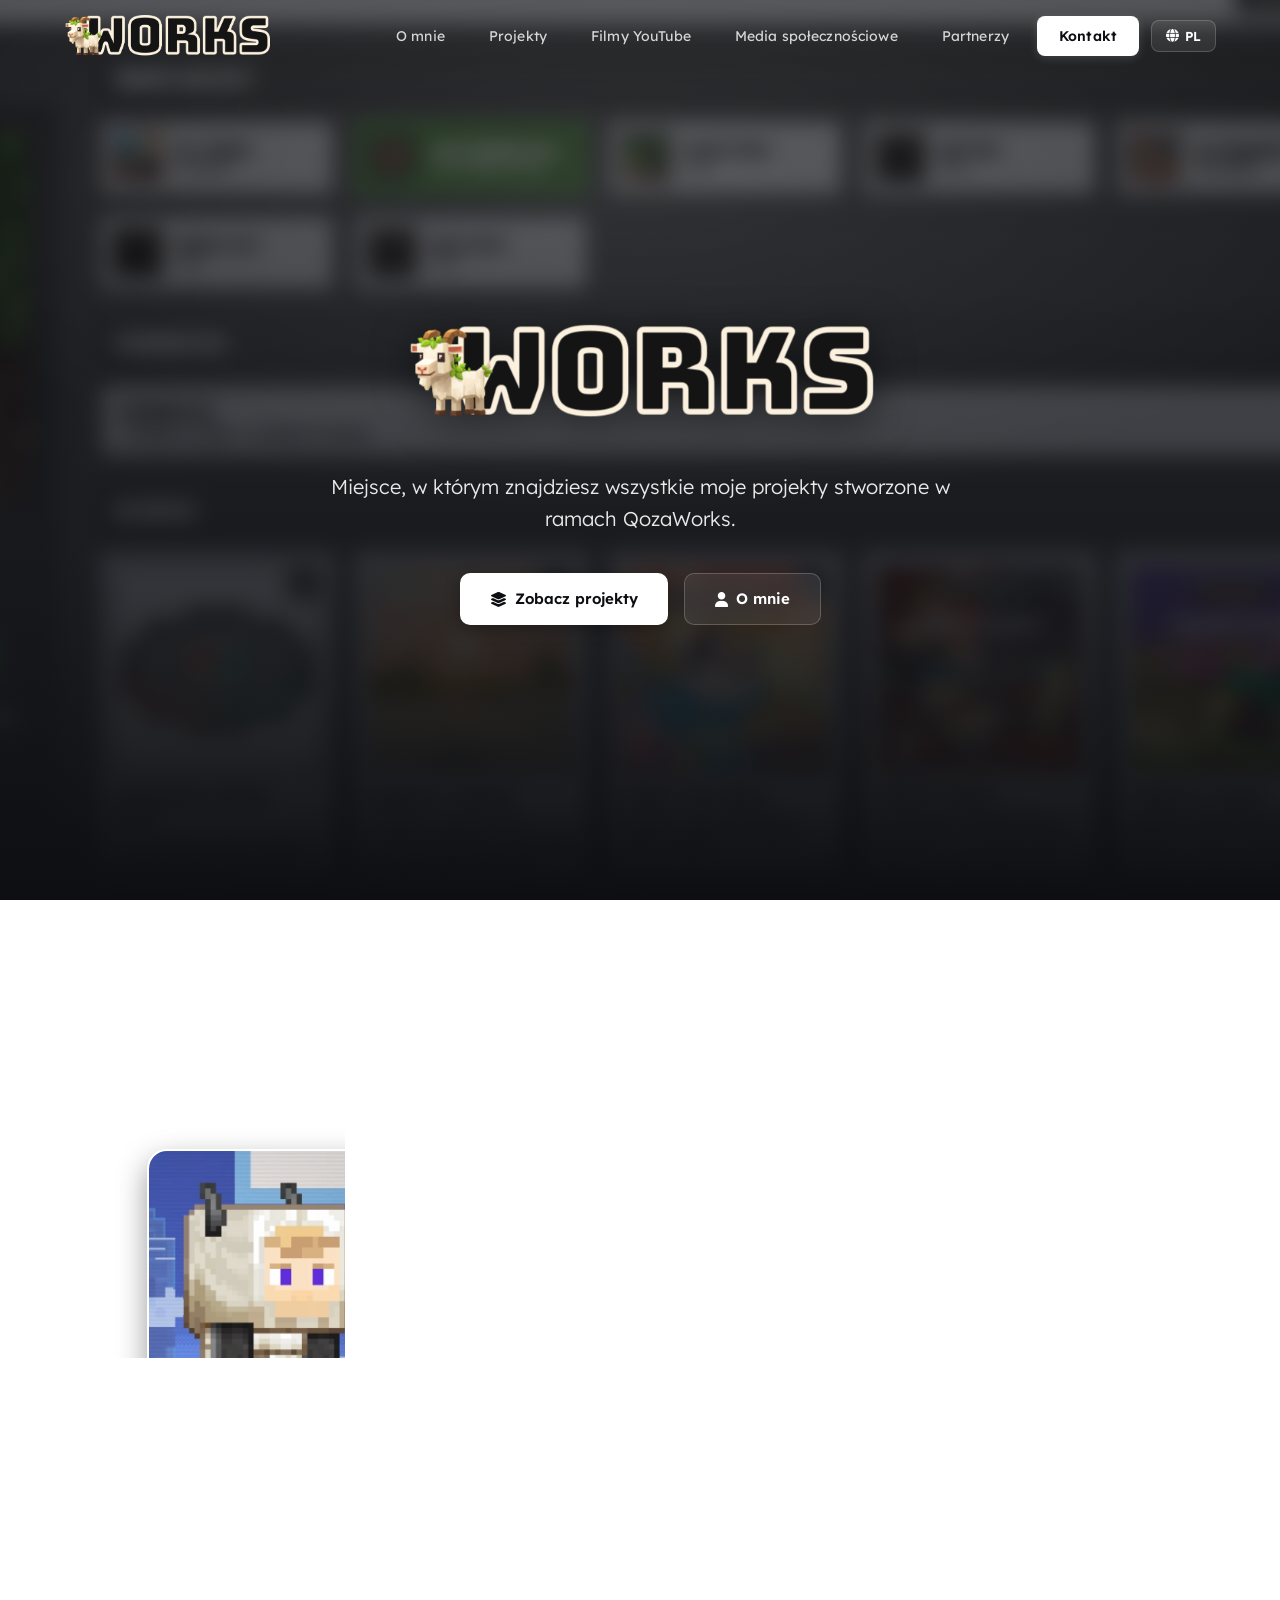
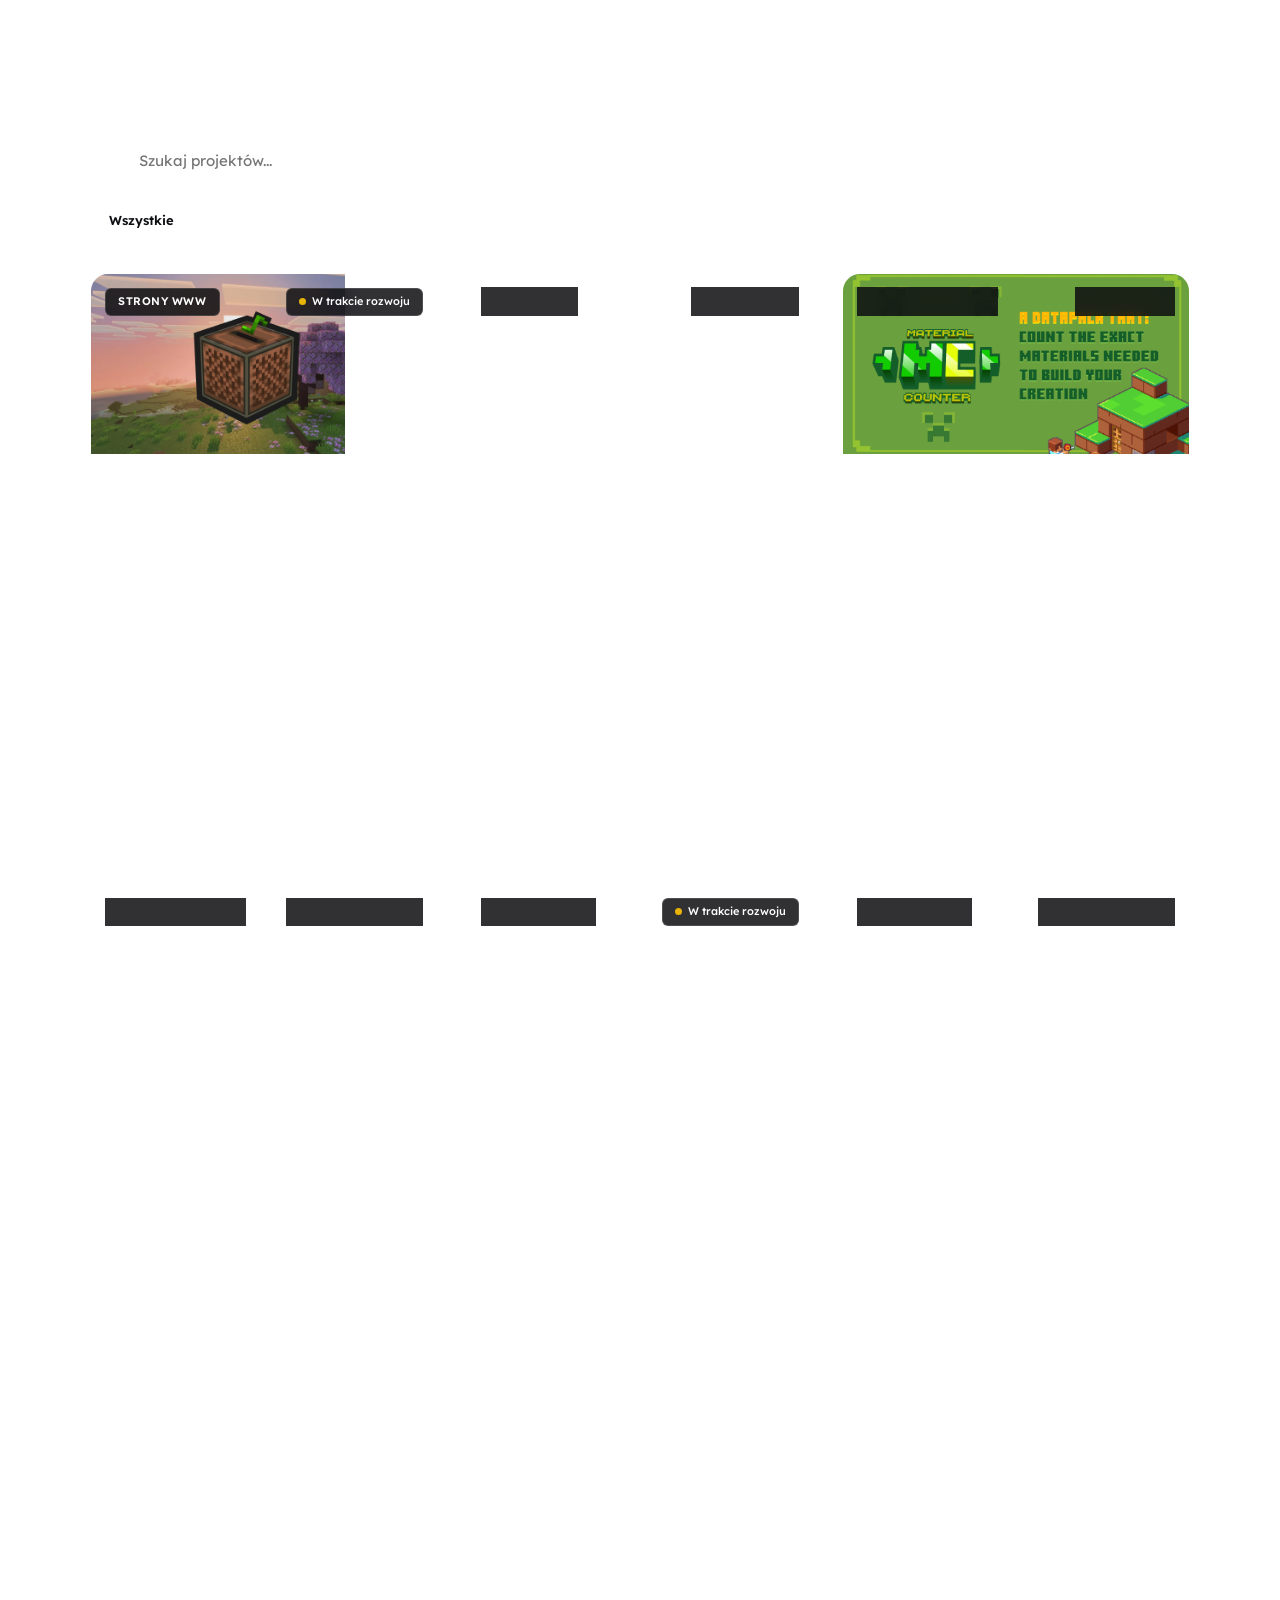
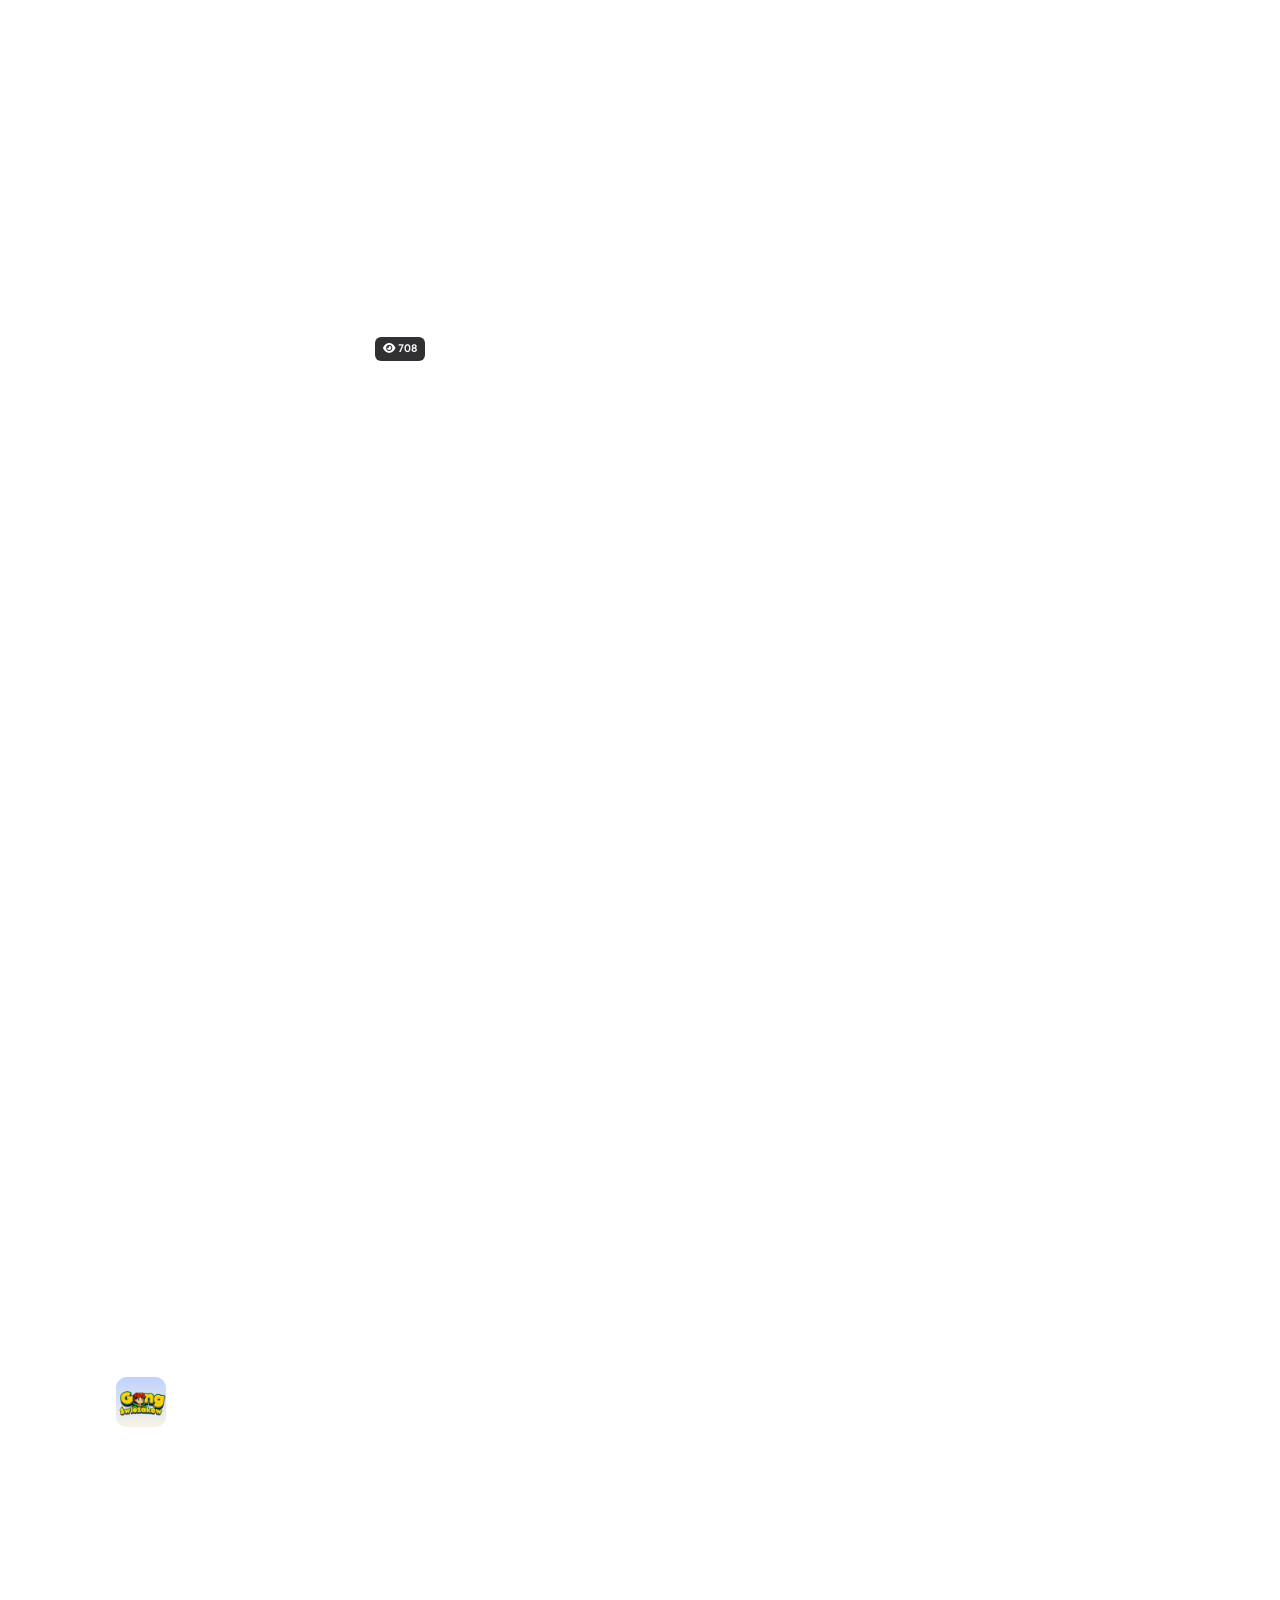
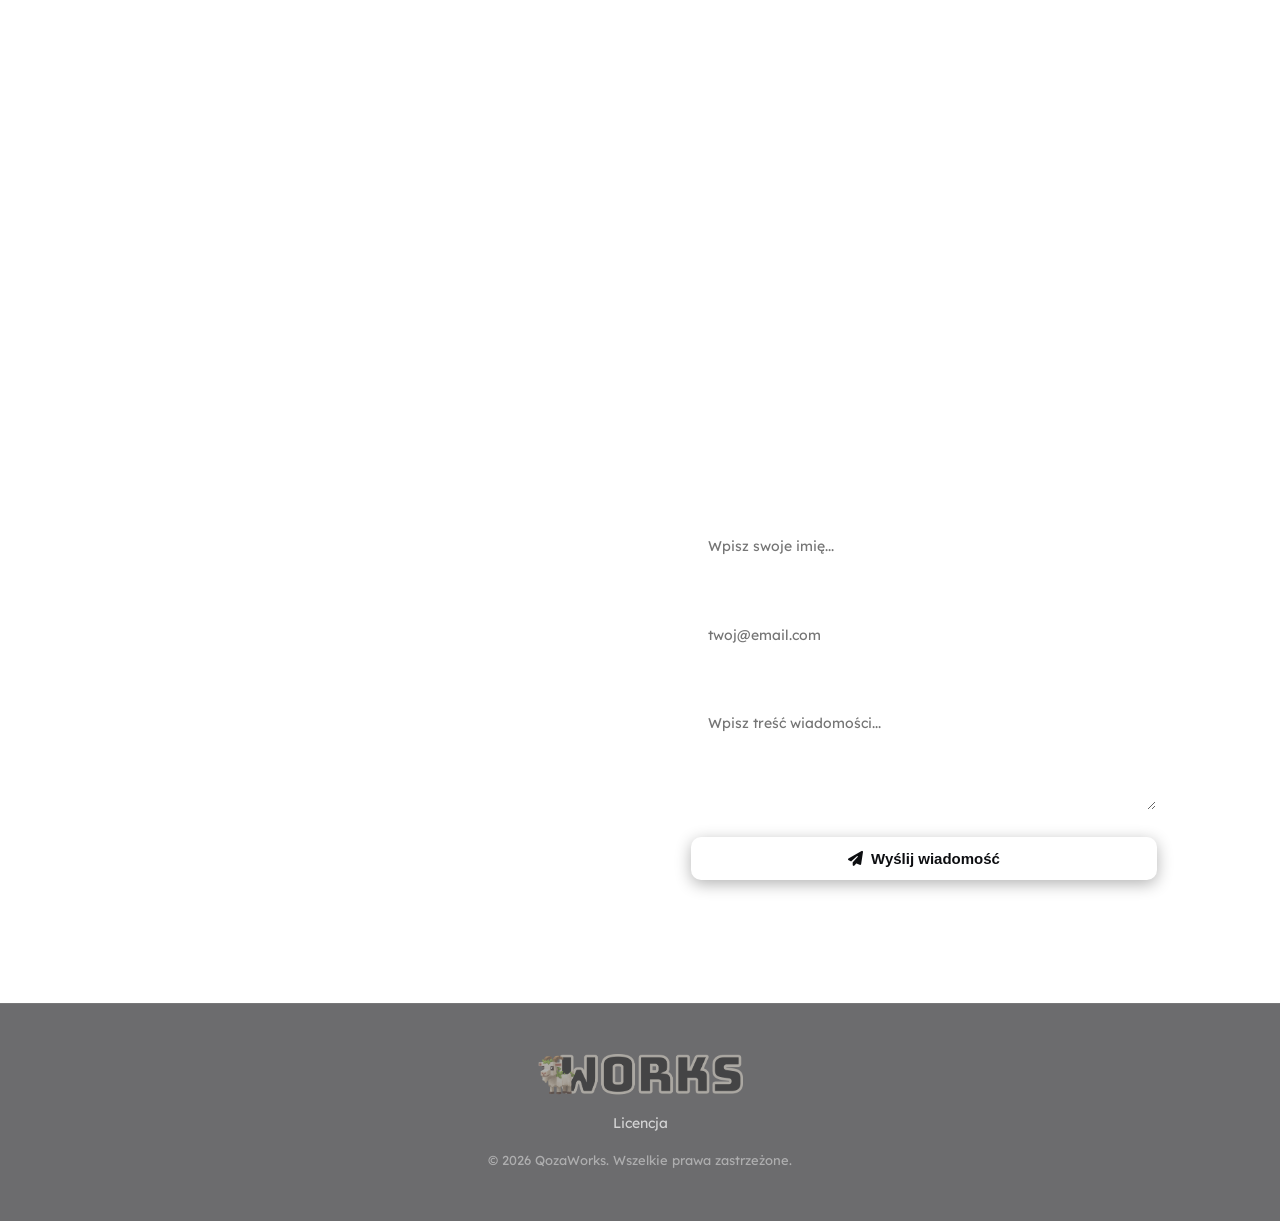
<file: index.html>
<!DOCTYPE html>
<html lang="pl">
<head>
    <meta charset="UTF-8">
    <meta name="viewport" content="width=device-width, initial-scale=1.0">
    <title data-i18n="siteTitle">Kazanek - Strona O Mnie</title>
    <link rel="stylesheet" href="https://cdnjs.cloudflare.com/ajax/libs/font-awesome/6.6.0/css/all.min.css">
    <link rel="stylesheet" href="https://unpkg.com/aos@2.3.1/dist/aos.css" />

    <link rel="shortcut icon" href="assets/site/favicon.png?v=2" type="image/png">
    <link rel="icon" type="image/png" href="assets/site/favicon.png?v=2">
    <link rel="apple-touch-icon" href="assets/site/favicon.png?v=2">
    <meta name="description" content="QozaWorks — homepage dedicated to projects, games, tools, websites and other creations by Kazanek.">
    <meta name="keywords" content="QozaWorks, projects, games, Minecraft, tools, websites, web development, game development,kazanek">
    <meta name="author" content="QozaWorks">
    <meta name="robots" content="index, follow">
    <meta name="googlebot" content="index, follow">
    <link rel="canonical" href="https://qozaworks.pl/">

    <!-- Theme -->
    <meta name="theme-color" content="#48484a">
    <meta name="color-scheme" content="light dark">

    <!-- Open Graph -->
    <meta property="og:type" content="website">
    <meta property="og:url" content="https://qozaworks.pl/">
    <meta property="og:title" content="QozaWorks — Projects & Creations">
    <meta
        property="og:description"
        content="Homepage dedicated to QozaWorks projects, games, tools, websites and other creations."
    >
    <meta property="og:site_name" content="QozaWorks">
    <meta property="og:locale" content="en_US">
    <meta property="og:image" content="https://qozaworks.pl/assets/site/logo.png">
    <meta property="og:image:alt" content="QozaWorks">

    <!-- Twitter / X -->
    <meta name="twitter:card" content="summary_large_image">
    <meta name="twitter:url" content="https://qozaworks.pl/">
    <meta name="twitter:title" content="QozaWorks — Projects & Creations">
    <meta
        name="twitter:description"
        content="Homepage dedicated to QozaWorks projects, games, tools, websites and other creations."
    >
    <meta name="twitter:image" content="https://qozaworks.pl/site/logo.png">
    <meta name="twitter:image:alt" content="QozaWorks">

    <!-- Language -->
    <link rel="alternate" hreflang="en" href="https://qozaworks.pl/">
    <link rel="alternate" hreflang="pl" href="https://qozaworks.pl/">
    <link rel="alternate" hreflang="x-default" href="https://qozaworks.pl/">

    <script type="application/ld+json">
    {
        "@context": "https://schema.org",
        "@type": "Organization",
        "name": "QozaWorks",
        "url": "https://qozaworks.pl/",
        "logo": "https://qozaworks.pl/assets/site/logo.png",
        "description": "QozaWorks creates games, tools, websites and other digital projects.",
        "sameAs": []
    }
    </script>

     <script type="application/ld+json">
    {
        "@context": "https://schema.org",
        "@type": "WebSite",
        "name": "QozaWorks",
        "url": "https://qozaworks.pl/",
        "description": "Homepage dedicated to QozaWorks projects."
    }
    </script>

    <link rel="stylesheet" href="style.css">
</head>
<body>

    <div id="project-launch-overlay">
        <i class="fa-solid fa-rocket launch-spinner"></i>
        <div class="launch-title" data-i18n="launchingProject">Uruchamianie...</div>
    </div>

    <div id="sidebar-backdrop" class="sidebar-backdrop" onclick="closeMobileMenu()"></div>

    <header id="site-header">
        <div id="site-header-container">
            <div id="site-logo">
                <img src="assets/site/logo.png" alt="Kazanek Logo" onclick="backToHome()">
            </div>
            
            <button id="mobile-menu-btn" onclick="toggleMobileMenu(event)" aria-label="Otwórz boczny panel nawigacji" aria-expanded="false">
                <span class="hamburger-bar"></span>
                <span class="hamburger-bar"></span>
                <span class="hamburger-bar"></span>
            </button>

            <nav id="site-nav">
                <a href="#o-nas" onclick="closeMobileMenu()" data-i18n="navAbout">O mnie</a>
                <a href="#projekty" onclick="closeMobileMenu()" data-i18n="navProjects">Projekty</a>
                <a href="#youtube" onclick="closeMobileMenu()" data-i18n="navYoutube">Filmy YouTube</a>
                <a href="#social-media" onclick="closeMobileMenu()" data-i18n="navSocials">Social Media</a>
                <a href="#partnerzy" onclick="closeMobileMenu()" data-i18n="navPartners">Partnerzy</a>
                <a href="#kontakt" onclick="closeMobileMenu()" class="nav-cta" data-i18n="navContact">Kontakt</a>
                
                <button class="lang-toggle-btn" onclick="toggleLanguage()" title="Zmień język / Switch language">
                    <i class="fa-solid fa-globe"></i>
                    <span id="current-lang-text">PL</span>
                </button>
            </nav>
        </div>
    </header>

    <section id="site-hero">
        <div class="hero-banner-bg" id="hero-banner-bg" style="background-image: url('assets/site/banner.png');"></div>
        <div class="hero-overlay"></div>
        <div class="hero-content">
            <img src="assets/site/logo.png" alt="Kazanek Logo" class="hero-logo-img" data-aos="fade-down" data-aos-duration="900">
            <p class="hero-subtitle" data-i18n="heroSubtitle" data-aos="fade-up" data-aos-delay="200" data-aos-duration="900">
                Tworzę nowoczesne projekty cyfrowe, strony internetowe oraz interfejsy z pasją i dbałością o każdy detal.
            </p>
            <div class="hero-actions" data-aos="zoom-in" data-aos-delay="400" data-aos-duration="900">
                <a href="#projekty" class="btn btn-primary"><i class="fa-solid fa-layer-group"></i> <span data-i18n="btnViewProjects">Zobacz Projekty</span></a>
                <a href="#o-nas" class="btn btn-secondary"><i class="fa-solid fa-user"></i> <span data-i18n="btnAboutMe">O Mnie</span></a>
            </div>
        </div>
    </section>

    <main id="main-content">
        <section id="o-nas" class="content-section">
            <div class="section-container">
                <h2 class="section-title" data-i18n="aboutTitle" data-aos="fade-right">O Mnie</h2>
                <div class="about-grid" data-aos="fade-up">
                    <div class="about-avatar-wrapper">
                        <img src="assets/site/avatar.png" id="about-avatar-img" alt="Kazanek Avatar" class="about-avatar-img" onerror="this.src='assets/site/avatar.svg'">
                    </div>
                    <div class="about-text">
                        <p class="about-bio" data-i18n="aboutBio">
                            Cześć! Nazywam się Kazanek. Tworzenie stron internetowych, aplikacji oraz modyfikacji to moja pasja. Dbam o to, aby każdy projekt wyróżniał się estetycznym designem, płynnymi animacjami oraz wyszukaną dbałością o kod.
                        </p>
                        <div class="about-tags">
                            <span class="tag-pill" data-i18n="aboutTag1">Full-Stack Web</span>
                            <span class="tag-pill" data-i18n="aboutTag2">UI/UX Design</span>
                            <span class="tag-pill" data-i18n="aboutTag3">Modyfikacje Minecraft</span>
                            <span class="tag-pill" data-i18n="aboutTag4">Czysty Kod</span>
                        </div>
                    </div>
                </div>
            </div>
        </section>

        <section id="projekty" class="content-section">
            <div class="section-container">
                <h2 class="section-title" data-i18n="projectsTitle" data-aos="fade-right">Moje Projekty</h2>
                
                <div class="search-filter-bar" data-aos="fade-up">
                    <div class="search-input-wrapper">
                        <i class="fa-solid fa-magnifying-glass"></i>
                        <input type="text" id="project-search-input" class="search-input" placeholder="Szukaj projektów po nazwie, typie, opisie, tagach..." data-i18n="searchPlaceholder">
                    </div>
                    <div class="filter-pills">
                        <button class="filter-btn active" data-filter="all" data-i18n="filterAll">Wszystkie</button>
                        <button class="filter-btn" data-filter="www" data-i18n="filterWww">Strony WWW</button>
                        <button class="filter-btn" data-filter="app" data-i18n="filterApp">Aplikacje</button>
                        <button class="filter-btn" data-filter="mc_mod" data-i18n="filterMcMod">Mody Minecraft</button>
                        <button class="filter-btn" data-filter="other" data-i18n="filterOther">Inne</button>
                    </div>
                </div>

                <div id="projects-container" class="projects-grid"></div>
            </div>
        </section>

        <section id="youtube" class="content-section">
            <div class="section-container">
                <h2 class="section-title" data-i18n="youtubeTitle" data-aos="fade-right">Filmy na moim kanale Youtube</h2>
                <p class="section-desc" data-i18n="youtubeSubtitle" data-aos="fade-up">
                    Obejrzyj najnowsze materiały wideo, poradniki oraz prezentacje projektów:
                </p>
                <div id="youtube-container" class="youtube-grid"></div>
            </div>
        </section>

        <section id="social-media" class="content-section">
            <div class="section-container">
                <h2 class="section-title" data-i18n="socialsTitle" data-aos="fade-right">Moje Social Media</h2>
                <div id="socials-container" class="socials-grid"></div>
            </div>
        </section>

        <section id="partnerzy" class="content-section">
            <div class="section-container">
                <h2 class="section-title" data-i18n="partnersTitle" data-aos="fade-right">Moi Partnerzy</h2>
                <p class="section-desc" data-i18n="partnersSubtitle" data-aos="fade-up">
                    Projekt i inicjatywy zrealizowane we współpracy z partnerami:
                </p>
                <div id="partners-container" class="partners-grid"></div>
            </div>
        </section>

        <section id="kontakt" class="content-section">
            <div class="section-container">
                <h2 class="section-title" data-i18n="contactTitle" data-aos="fade-right">Kontakt</h2>
                <p class="section-desc" data-i18n="contactSubtitle" data-aos="fade-up">
                    Wybierz metodę kontaktu poniżej (kliknij, aby skopiować) lub wyślij wiadomość bezpośrednio ze strony:
                </p>

                <div class="contacts-wrapper">
                    <div id="contact-cards-container" class="contact-cards-list"></div>

                    <div class="contact-form-box" data-aos="fade-up" data-aos-delay="200">
                        <h3 data-i18n="formTitle">Napisz do mnie bezpośrednio</h3>
                        <form id="contact-form" onsubmit="handleContactFormSubmit(event)">
                            <div class="form-group">
                                <label data-i18n="formNameLabel">Twoje Imię / Nick</label>
                                <input type="text" name="name" class="form-control" placeholder="Wpisz swoje imię..." data-i18n="formNamePlaceholder" required>
                            </div>
                            <div class="form-group">
                                <label data-i18n="formEmailLabel">Twój Adres E-mail</label>
                                <input type="email" name="email" class="form-control" placeholder="twój@email.com" data-i18n="formEmailPlaceholder" required>
                            </div>
                            <div class="form-group">
                                <label data-i18n="formMessageLabel">Treść Wiadomości</label>
                                <textarea name="message" class="form-control" placeholder="Wpisz treść wiadomości..." data-i18n="formMessagePlaceholder" required></textarea>
                            </div>
                            <button type="submit" id="form-submit-btn" class="btn btn-primary" style="width: 100%;"><i class="fa-solid fa-paper-plane"></i> <span data-i18n="formSubmit">Wyślij Wiadomość</span></button>
                        </form>
                    </div>
                </div>
            </div>
        </section>
    </main>

    <footer id="site-footer">
        <div class="section-container footer-content">
            <img src="assets/site/logo.png" alt="Kazanek Logo" class="footer-logo">
            <div class="footer-links">
                <a href="license.html" data-i18n="footerLicense">Licencja</a>
                <!-- <span class="footer-sep">•</span>
                <a href="404.html" data-i18n="footer404">Strona 404</a>
                <span class="footer-sep">•</span>
                <a href="generator.html" data-i18n="footerGenerator">Generator Projektów</a> -->
            </div>
            <p class="footer-copy" data-i18n="footerText">&copy; 2026 QozaWorks. Wszystkie prawa zastrzeżone.</p>
        </div>
    </footer>
    <script src="https://unpkg.com/aos@2.3.1/dist/aos.js"></script>
    <script src="main.js"></script>
</body>
</html>
</file>
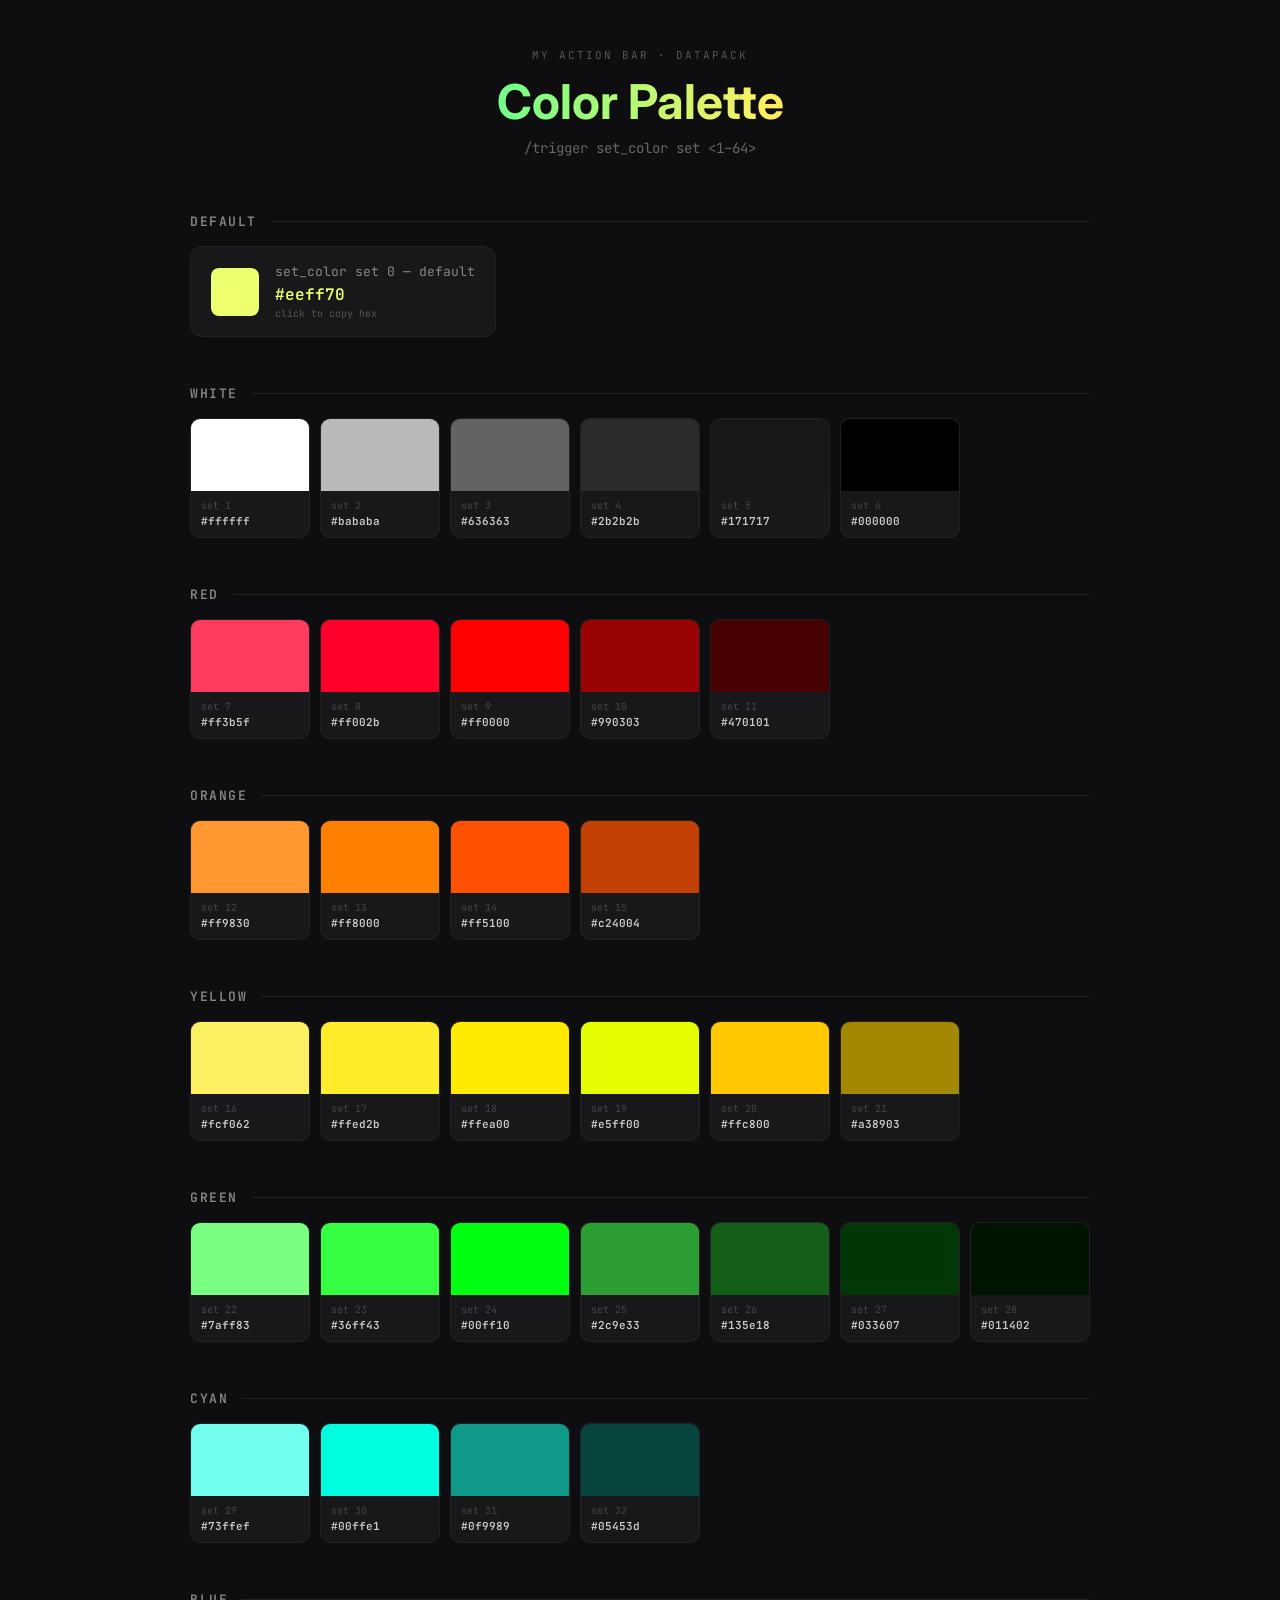
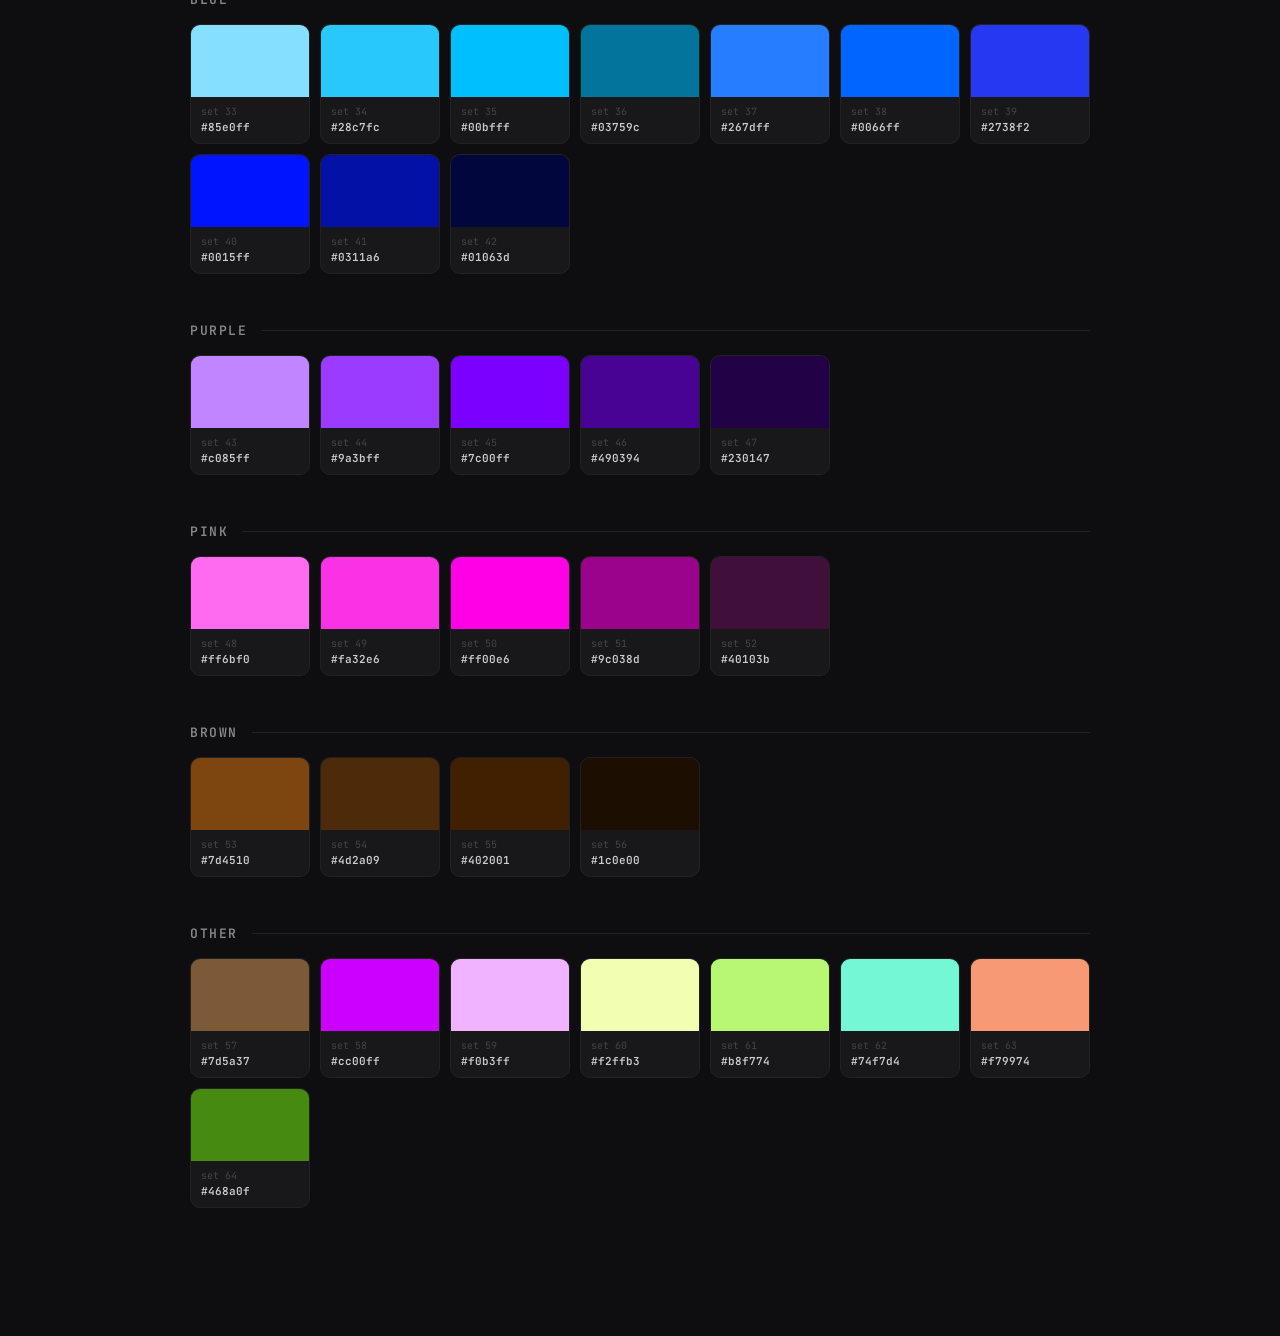
<file: color_palette.html>
<!DOCTYPE html>
<html lang="en">
<head>
<meta charset="UTF-8">
<meta name="viewport" content="width=device-width, initial-scale=1.0">
<title>My Action Bar — Color Palette</title>
<style>
  @import url('https://fonts.googleapis.com/css2?family=JetBrains+Mono:wght@400;600&family=Inter:wght@400;500;600;700&display=swap');

  *, *::before, *::after { box-sizing: border-box; margin: 0; padding: 0; }

  body {
    background: #0e0e10;
    color: #e0e0e0;
    font-family: 'Inter', sans-serif;
    min-height: 100vh;
    padding: 48px 24px 80px;
  }

  header {
    text-align: center;
    margin-bottom: 56px;
  }

  header .eyebrow {
    font-family: 'JetBrains Mono', monospace;
    font-size: 11px;
    letter-spacing: 0.18em;
    text-transform: uppercase;
    color: #555;
    margin-bottom: 12px;
  }

  header h1 {
    font-size: clamp(28px, 5vw, 48px);
    font-weight: 700;
    background: linear-gradient(90deg, #c085ff, #28c7fc, #7aff83, #fcf062, #ff9830, #ff3b5f);
    -webkit-background-clip: text;
    -webkit-text-fill-color: transparent;
    background-clip: text;
    line-height: 1.15;
    margin-bottom: 10px;
  }

  header p {
    font-size: 14px;
    color: #666;
    font-family: 'JetBrains Mono', monospace;
  }

  .section {
    max-width: 900px;
    margin: 0 auto 48px;
  }

  .section-header {
    display: flex;
    align-items: center;
    gap: 14px;
    margin-bottom: 16px;
  }

  .section-header h2 {
    font-size: 13px;
    font-weight: 600;
    letter-spacing: 0.12em;
    text-transform: uppercase;
    color: #888;
    font-family: 'JetBrains Mono', monospace;
  }

  .section-header .line {
    flex: 1;
    height: 1px;
    background: #222;
  }

  .grid {
    display: grid;
    grid-template-columns: repeat(auto-fill, minmax(120px, 1fr));
    gap: 10px;
  }

  .swatch {
    border-radius: 10px;
    overflow: hidden;
    background: #18181b;
    border: 1px solid #222;
    cursor: pointer;
    transition: transform 0.15s, border-color 0.15s;
    position: relative;
  }

  .swatch:hover {
    transform: translateY(-3px);
    border-color: #444;
  }

  .swatch:hover .copy-hint {
    opacity: 1;
  }

  .swatch-color {
    height: 72px;
    width: 100%;
  }

  .swatch-info {
    padding: 8px 10px 9px;
  }

  .swatch-id {
    font-family: 'JetBrains Mono', monospace;
    font-size: 10px;
    color: #444;
    margin-bottom: 2px;
  }

  .swatch-hex {
    font-family: 'JetBrains Mono', monospace;
    font-size: 11px;
    font-weight: 600;
    color: #ccc;
  }

  .copy-hint {
    position: absolute;
    top: 6px;
    right: 6px;
    background: rgba(0,0,0,0.7);
    border-radius: 4px;
    padding: 2px 6px;
    font-size: 9px;
    font-family: 'JetBrains Mono', monospace;
    color: #fff;
    opacity: 0;
    transition: opacity 0.15s;
    pointer-events: none;
  }

  .toast {
    position: fixed;
    bottom: 28px;
    left: 50%;
    transform: translateX(-50%) translateY(20px);
    background: #1e1e22;
    border: 1px solid #333;
    border-radius: 8px;
    padding: 10px 20px;
    font-family: 'JetBrains Mono', monospace;
    font-size: 12px;
    color: #e0e0e0;
    opacity: 0;
    transition: opacity 0.2s, transform 0.2s;
    pointer-events: none;
    z-index: 999;
  }

  .toast.show {
    opacity: 1;
    transform: translateX(-50%) translateY(0);
  }

  /* domyślny kolor — osobno na górze */
  .default-swatch-wrap {
    max-width: 900px;
    margin: 0 auto 48px;
  }

  .default-swatch {
    display: flex;
    align-items: center;
    gap: 16px;
    background: #18181b;
    border: 1px solid #222;
    border-radius: 12px;
    padding: 16px 20px;
    cursor: pointer;
    transition: border-color 0.15s;
    width: fit-content;
  }

  .default-swatch:hover { border-color: #444; }

  .default-color-block {
    width: 48px;
    height: 48px;
    border-radius: 8px;
    background: #eeff70;
    flex-shrink: 0;
  }

  .default-label {
    font-size: 13px;
    color: #888;
    font-family: 'JetBrains Mono', monospace;
    margin-bottom: 4px;
  }

  .default-hex {
    font-family: 'JetBrains Mono', monospace;
    font-size: 16px;
    font-weight: 600;
    color: #eeff70;
  }

  .default-cmd {
    font-family: 'JetBrains Mono', monospace;
    font-size: 10px;
    color: #555;
    margin-top: 2px;
  }
</style>
</head>
<body>

<header>
  <div class="eyebrow">My Action Bar · Datapack</div>
  <h1>Color Palette</h1>
  <p>/trigger set_color set &lt;1–64&gt;</p>
</header>

<!-- Default -->
<div class="default-swatch-wrap">
  <div class="section-header">
    <h2>Default</h2>
    <div class="line"></div>
  </div>
  <div class="default-swatch" onclick="copy('#eeff70')">
    <div class="default-color-block"></div>
    <div>
      <div class="default-label">set_color set 0 — default</div>
      <div class="default-hex">#eeff70</div>
      <div class="default-cmd">click to copy hex</div>
    </div>
  </div>
</div>

<div id="palette"></div>

<div class="toast" id="toast"></div>

<script>
  const categories = [
    {
      name: "White",
      colors: [
        { id: 1, hex: "#ffffff" },
        { id: 2, hex: "#bababa" },
        { id: 3, hex: "#636363" },
        { id: 4, hex: "#2b2b2b" },
        { id: 5, hex: "#171717" },
        { id: 6, hex: "#000000" },
      ]
    },
    {
      name: "Red",
      colors: [
        { id: 7,  hex: "#ff3b5f" },
        { id: 8,  hex: "#ff002b" },
        { id: 9,  hex: "#ff0000" },
        { id: 10, hex: "#990303" },
        { id: 11, hex: "#470101" },
      ]
    },
    {
      name: "Orange",
      colors: [
        { id: 12, hex: "#ff9830" },
        { id: 13, hex: "#ff8000" },
        { id: 14, hex: "#ff5100" },
        { id: 15, hex: "#c24004" },
      ]
    },
    {
      name: "Yellow",
      colors: [
        { id: 16, hex: "#fcf062" },
        { id: 17, hex: "#ffed2b" },
        { id: 18, hex: "#ffea00" },
        { id: 19, hex: "#e5ff00" },
        { id: 20, hex: "#ffc800" },
        { id: 21, hex: "#a38903" },
      ]
    },
    {
      name: "Green",
      colors: [
        { id: 22, hex: "#7aff83" },
        { id: 23, hex: "#36ff43" },
        { id: 24, hex: "#00ff10" },
        { id: 25, hex: "#2c9e33" },
        { id: 26, hex: "#135e18" },
        { id: 27, hex: "#033607" },
        { id: 28, hex: "#011402" },
      ]
    },
    {
      name: "Cyan",
      colors: [
        { id: 29, hex: "#73ffef" },
        { id: 30, hex: "#00ffe1" },
        { id: 31, hex: "#0f9989" },
        { id: 32, hex: "#05453d" },
      ]
    },
    {
      name: "Blue",
      colors: [
        { id: 33, hex: "#85e0ff" },
        { id: 34, hex: "#28c7fc" },
        { id: 35, hex: "#00bfff" },
        { id: 36, hex: "#03759c" },
        { id: 37, hex: "#267dff" },
        { id: 38, hex: "#0066ff" },
        { id: 39, hex: "#2738f2" },
        { id: 40, hex: "#0015ff" },
        { id: 41, hex: "#0311a6" },
        { id: 42, hex: "#01063d" },
      ]
    },
    {
      name: "Purple",
      colors: [
        { id: 43, hex: "#c085ff" },
        { id: 44, hex: "#9a3bff" },
        { id: 45, hex: "#7c00ff" },
        { id: 46, hex: "#490394" },
        { id: 47, hex: "#230147" },
      ]
    },
    {
      name: "Pink",
      colors: [
        { id: 48, hex: "#ff6bf0" },
        { id: 49, hex: "#fa32e6" },
        { id: 50, hex: "#ff00e6" },
        { id: 51, hex: "#9c038d" },
        { id: 52, hex: "#40103b" },
      ]
    },
    {
      name: "Brown",
      colors: [
        { id: 53, hex: "#7d4510" },
        { id: 54, hex: "#4d2a09" },
        { id: 55, hex: "#402001" },
        { id: 56, hex: "#1c0e00" },
      ]
    },
    {
      name: "Other",
      colors: [
        { id: 57, hex: "#7d5a37" },
        { id: 58, hex: "#cc00ff" },
        { id: 59, hex: "#f0b3ff" },
        { id: 60, hex: "#f2ffb3" },
        { id: 61, hex: "#b8f774" },
        { id: 62, hex: "#74f7d4" },
        { id: 63, hex: "#f79974" },
        { id: 64, hex: "#468a0f" },
      ]
    },
  ];

  const palette = document.getElementById('palette');

  categories.forEach(cat => {
    const section = document.createElement('div');
    section.className = 'section';

    const header = document.createElement('div');
    header.className = 'section-header';
    header.innerHTML = `<h2>${cat.name}</h2><div class="line"></div>`;
    section.appendChild(header);

    const grid = document.createElement('div');
    grid.className = 'grid';

    cat.colors.forEach(c => {
      const swatch = document.createElement('div');
      swatch.className = 'swatch';
      swatch.innerHTML = `
        <div class="swatch-color" style="background:${c.hex}"></div>
        <div class="swatch-info">
          <div class="swatch-id">set ${c.id}</div>
          <div class="swatch-hex">${c.hex}</div>
        </div>
        <div class="copy-hint">copy</div>
      `;
      swatch.addEventListener('click', () => copy(c.hex));
      grid.appendChild(swatch);
    });

    section.appendChild(grid);
    palette.appendChild(section);
  });

  let toastTimer;
  function copy(hex) {
    navigator.clipboard.writeText(hex).then(() => {
      const toast = document.getElementById('toast');
      toast.textContent = `Copied ${hex}`;
      toast.classList.add('show');
      clearTimeout(toastTimer);
      toastTimer = setTimeout(() => toast.classList.remove('show'), 1800);
    });
  }
</script>
</body>
</html>
</file>
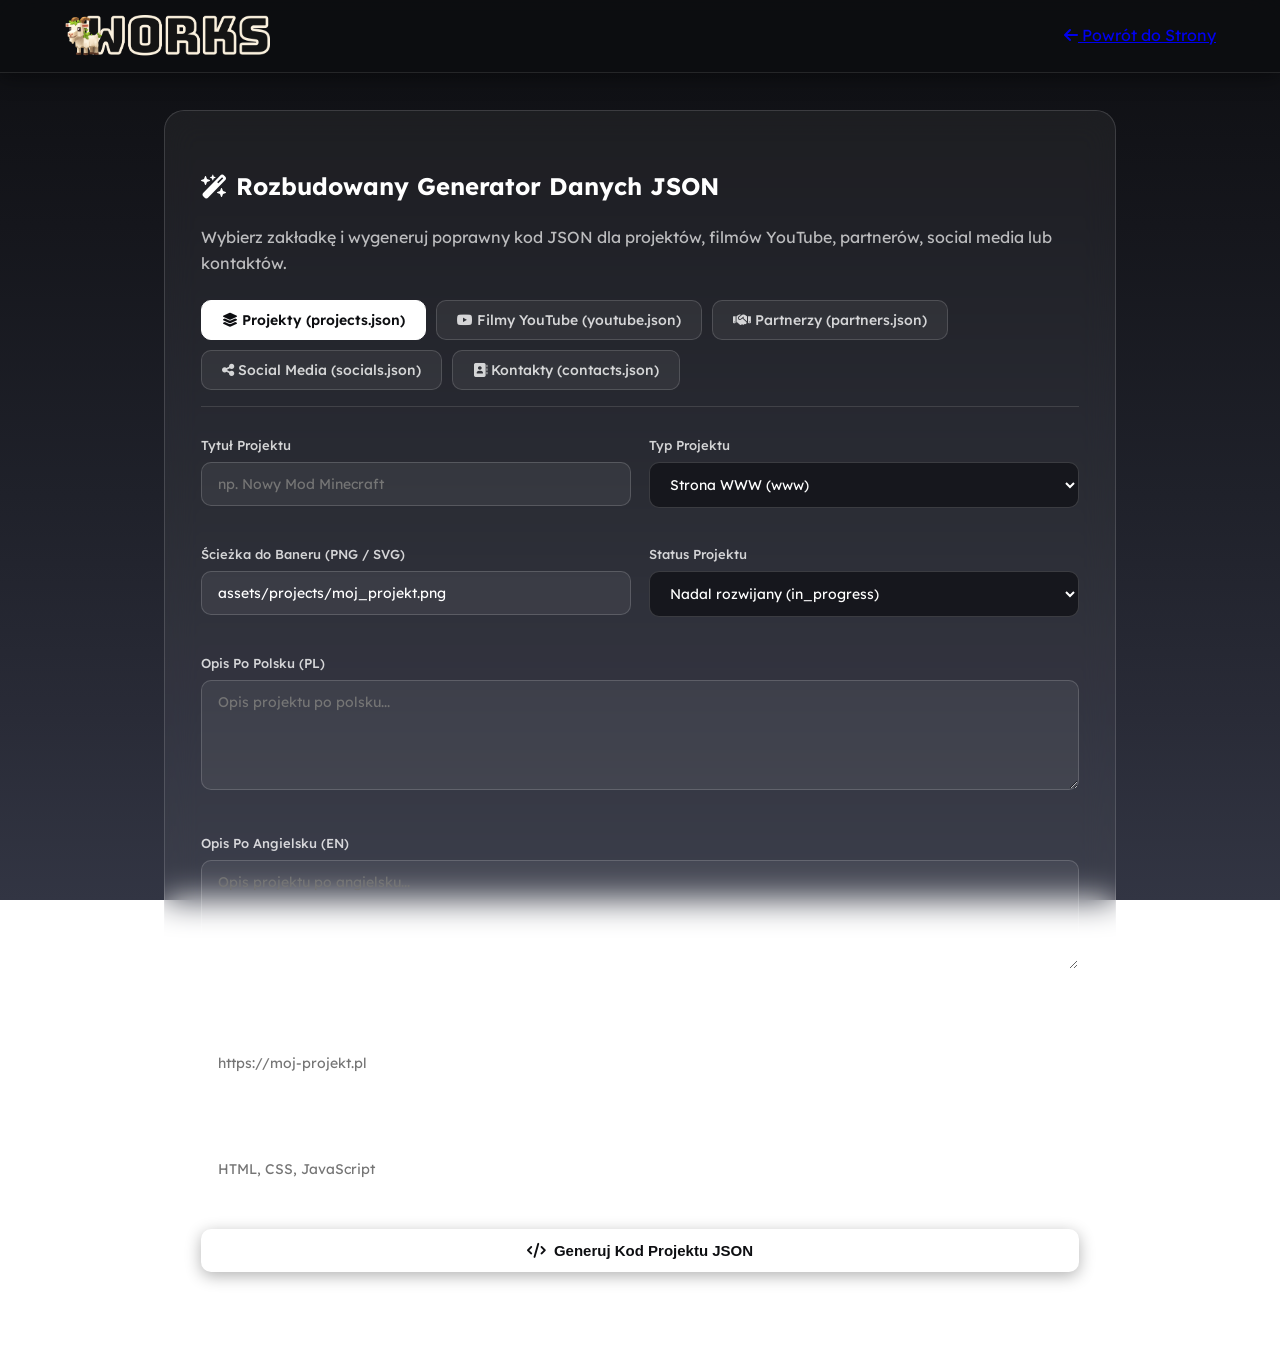
<file: generator.html>
<!DOCTYPE html>
<html lang="pl">
<head>
    <meta charset="UTF-8">
    <meta name="viewport" content="width=device-width, initial-scale=1.0">
    <title>Rozbudowany Generator Danych JSON | Kazanek</title>
    <link rel="shortcut icon" href="assets/site/favicon.png?v=2" type="image/png">
    <link rel="icon" type="image/png" href="assets/site/favicon.png?v=2">
    <link rel="apple-touch-icon" href="assets/site/favicon.png?v=2">
    <link rel="stylesheet" href="https://cdnjs.cloudflare.com/ajax/libs/font-awesome/6.6.0/css/all.min.css">
    <link rel="stylesheet" href="style.css">
    <style>
        .gen-container {
            max-width: 1000px;
            margin: 110px auto 60px;
            padding: 0 24px;
        }
        .gen-card {
            background: rgba(255, 255, 255, 0.05);
            border: 1px solid rgba(255, 255, 255, 0.14);
            backdrop-filter: blur(16px);
            border-radius: 20px;
            padding: 36px;
        }
        .gen-tabs {
            display: flex;
            gap: 10px;
            flex-wrap: wrap;
            margin-bottom: 28px;
            border-bottom: 1px solid rgba(255, 255, 255, 0.12);
            padding-bottom: 16px;
        }
        .gen-tab-btn {
            padding: 10px 20px;
            background: rgba(255, 255, 255, 0.06);
            border: 1px solid rgba(255, 255, 255, 0.15);
            border-radius: 10px;
            color: rgba(255, 255, 255, 0.8);
            font-family: "Lexend", sans-serif;
            font-size: 14px;
            font-weight: 500;
            cursor: pointer;
            transition: all 0.2s ease;
        }
        .gen-tab-btn:hover, .gen-tab-btn.active {
            background: #ffffff;
            color: #0d0e11;
            border-color: #ffffff;
            font-weight: 600;
        }
        .gen-grid {
            display: grid;
            grid-template-columns: 1fr 1fr;
            gap: 18px;
        }
        .full-width {
            grid-column: 1 / -1;
        }
        pre {
            background: #0d0e11;
            border: 1px solid rgba(255, 255, 255, 0.15);
            padding: 20px;
            border-radius: 12px;
            overflow-x: auto;
            color: #22c55e;
            font-family: monospace;
            font-size: 13px;
        }
        select.form-control option {
            background-color: #16171d !important;
            color: #ffffff !important;
        }
    </style>
</head>
<body>
    <header id="site-header" class="scrolled">
        <div id="site-header-container">
            <div id="site-logo">
                <img src="assets/site/logo.png" alt="Kazanek Logo" onclick="window.location.href='index.html'">
            </div>
            <a href="index.html" class="nav-cta"><i class="fa-solid fa-arrow-left"></i> Powrót do Strony</a>
        </div>
    </header>

    <div class="gen-container">
        <div class="gen-card">
            <h2><i class="fa-solid fa-wand-magic-sparkles"></i> Rozbudowany Generator Danych JSON</h2>
            <p style="color: rgba(255,255,255,0.7); margin-bottom: 24px;">Wybierz zakładkę i wygeneruj poprawny kod JSON dla projektów, filmów YouTube, partnerów, social media lub kontaktów.</p>

            <div class="gen-tabs">
                <button class="gen-tab-btn active" onclick="switchGenTab('projects')"><i class="fa-solid fa-layer-group"></i> Projekty (projects.json)</button>
                <button class="gen-tab-btn" onclick="switchGenTab('youtube')"><i class="fa-brands fa-youtube"></i> Filmy YouTube (youtube.json)</button>
                <button class="gen-tab-btn" onclick="switchGenTab('partners')"><i class="fa-solid fa-handshake"></i> Partnerzy (partners.json)</button>
                <button class="gen-tab-btn" onclick="switchGenTab('socials')"><i class="fa-solid fa-share-nodes"></i> Social Media (socials.json)</button>
                <button class="gen-tab-btn" onclick="switchGenTab('contacts')"><i class="fa-solid fa-address-book"></i> Kontakty (contacts.json)</button>
            </div>

            <div id="tab-projects" class="gen-tab-content">
                <form onsubmit="generateProjectsJSON(event)">
                    <div class="gen-grid">
                        <div class="form-group">
                            <label>Tytuł Projektu</label>
                            <input type="text" id="gp-title" class="form-control" placeholder="np. Nowy Mod Minecraft" required>
                        </div>

                        <div class="form-group">
                            <label>Typ Projektu</label>
                            <select id="gp-type" class="form-control" onchange="toggleProjectTypeFields()" required>
                                <option value="www">Strona WWW (www)</option>
                                <option value="app">Aplikacja (app)</option>
                                <option value="mc_mod">Mod Minecraft (mc_mod)</option>
                                <option value="other">Inne (other)</option>
                            </select>
                        </div>

                        <div class="form-group full-width" id="gp-custom-type-group" style="display: none;">
                            <label>Własna Nazwa Typu (PL / EN)</label>
                            <div style="display: grid; grid-template-columns: 1fr 1fr; gap: 10px;">
                                <input type="text" id="gp-typename-pl" class="form-control" placeholder="PL np. Narzędzie CLI">
                                <input type="text" id="gp-typename-en" class="form-control" placeholder="EN np. CLI Tool">
                            </div>
                        </div>

                        <div class="form-group">
                            <label>Ścieżka do Baneru (PNG / SVG)</label>
                            <input type="text" id="gp-banner" class="form-control" value="assets/projects/moj_projekt.png" required>
                        </div>

                        <div class="form-group">
                            <label>Status Projektu</label>
                            <select id="gp-status" class="form-control" required>
                                <option value="in_progress">Nadal rozwijany (in_progress)</option>
                                <option value="completed">Zakończony (completed)</option>
                                <option value="paused">Wstrzymany (paused)</option>
                            </select>
                        </div>

                        <div class="form-group full-width">
                            <label>Opis Po Polsku (PL)</label>
                            <textarea id="gp-desc-pl" class="form-control" placeholder="Opis projektu po polsku..." required></textarea>
                        </div>

                        <div class="form-group full-width">
                            <label>Opis Po Angielsku (EN)</label>
                            <textarea id="gp-desc-en" class="form-control" placeholder="Opis projektu po angielsku..." required></textarea>
                        </div>

                        <div class="form-group full-width" id="gp-single-link-group">
                            <label>Główny Link do Projektu</label>
                            <input type="url" id="gp-link" class="form-control" placeholder="https://moj-projekt.pl">
                        </div>

                        <div class="form-group full-width" id="gp-mc-links-group" style="display: none;">
                            <label>Linki dla Moda Minecraft (Max 4 linki)</label>
                            <div style="display: grid; grid-template-columns: 1fr 1fr; gap: 10px;">
                                <input type="url" id="gp-mod-modrinth" class="form-control" placeholder="Modrinth URL">
                                <input type="url" id="gp-mod-curseforge" class="form-control" placeholder="CurseForge URL">
                                <input type="url" id="gp-mod-planetmc" class="form-control" placeholder="PlanetMinecraft URL">
                                <input type="url" id="gp-mod-site" class="form-control" placeholder="Strona Moda URL">
                            </div>
                        </div>

                        <div class="form-group full-width">
                            <label>Tagi (rozdzielone przecinkami)</label>
                            <input type="text" id="gp-tags" class="form-control" placeholder="HTML, CSS, JavaScript">
                        </div>
                    </div>

                    <button type="submit" class="btn btn-primary" style="width: 100%; margin-top: 20px;"><i class="fa-solid fa-code"></i> Generuj Kod Projektu JSON</button>
                </form>
            </div>

            <div id="tab-youtube" class="gen-tab-content" style="display: none;">
                <form onsubmit="generateYoutubeJSON(event)">
                    <div class="gen-grid">
                        <div class="form-group">
                            <label>Tytuł Filmu (PL)</label>
                            <input type="text" id="gy-title-pl" class="form-control" placeholder="Tytuł filmu po polsku..." required>
                        </div>

                        <div class="form-group">
                            <label>Tytuł Filmu (EN)</label>
                            <input type="text" id="gy-title-en" class="form-control" placeholder="Tytuł filmu po angielsku..." required>
                        </div>

                        <div class="form-group">
                            <label>Link do Filmu na YouTube</label>
                            <input type="url" id="gy-url" class="form-control" placeholder="https://www.youtube.com/watch?v=..." required>
                        </div>

                        <div class="form-group">
                            <label>Ścieżka do Miniaturki (URL / lokalna)</label>
                            <input type="text" id="gy-thumb" class="form-control" placeholder="assets/projects/portfolio.png" required>
                        </div>

                        <div class="form-group">
                            <label>Data Publikacji</label>
                            <input type="text" id="gy-date" class="form-control" placeholder="np. 10.09.2024" required>
                        </div>

                        <div class="form-group">
                            <label>Liczba Wyświetleń (np. 1.2k)</label>
                            <input type="text" id="gy-views" class="form-control" placeholder="np. 1.2k">
                        </div>

                        <div class="form-group full-width">
                            <label>Opis Filmu (PL)</label>
                            <textarea id="gy-desc-pl" class="form-control" placeholder="Opis filmu po polsku..." required></textarea>
                        </div>

                        <div class="form-group full-width">
                            <label>Opis Filmu (EN)</label>
                            <textarea id="gy-desc-en" class="form-control" placeholder="Opis filmu po angielsku..." required></textarea>
                        </div>
                    </div>

                    <button type="submit" class="btn btn-primary" style="width: 100%; margin-top: 20px;"><i class="fa-solid fa-code"></i> Generuj Kod Filmu YouTube JSON</button>
                </form>
            </div>

            <div id="tab-partners" class="gen-tab-content" style="display: none;">
                <form onsubmit="generatePartnersJSON(event)">
                    <div class="gen-grid">
                        <div class="form-group">
                            <label>Nazwa Partnera</label>
                            <input type="text" id="gpa-name" class="form-control" placeholder="np. CraftStudio Network" required>
                        </div>

                        <div class="form-group">
                            <label>Ścieżka do Logo / Awatara</label>
                            <input type="text" id="gpa-logo" class="form-control" value="assets/site/logo.png" required>
                        </div>

                        <div class="form-group">
                            <label>Data Początkowa (Od)</label>
                            <input type="text" id="gpa-from" class="form-control" placeholder="np. 11.09.2024" required>
                        </div>

                        <div class="form-group">
                            <label>Data Końcowa (Do - puste jeśli trwa)</label>
                            <input type="text" id="gpa-to" class="form-control" placeholder="np. 05.03.2025 (pozostaw puste dla 'Obecnie')">
                        </div>

                        <div class="form-group full-width">
                            <label>Opis Partnerstwa (PL)</label>
                            <textarea id="gpa-desc-pl" class="form-control" placeholder="Opis po polsku..." required></textarea>
                        </div>

                        <div class="form-group full-width">
                            <label>Opis Partnerstwa (EN)</label>
                            <textarea id="gpa-desc-en" class="form-control" placeholder="Opis po angielsku..." required></textarea>
                        </div>

                        <div class="form-group full-width">
                            <label>Link do Strony Partnera</label>
                            <input type="url" id="gpa-url" class="form-control" placeholder="https://partner-website.com">
                        </div>
                    </div>

                    <button type="submit" class="btn btn-primary" style="width: 100%; margin-top: 20px;"><i class="fa-solid fa-code"></i> Generuj Kod Partnera JSON</button>
                </form>
            </div>

            <div id="tab-socials" class="gen-tab-content" style="display: none;">
                <form onsubmit="generateSocialsJSON(event)">
                    <div class="gen-grid">
                        <div class="form-group">
                            <label>Nazwa Platformy</label>
                            <input type="text" id="gs-name" class="form-control" placeholder="np. GitHub" required>
                        </div>

                        <div class="form-group">
                            <label>Nazwa Użytkownika / Tag</label>
                            <input type="text" id="gs-user" class="form-control" placeholder="np. @kazanek" required>
                        </div>

                        <div class="form-group">
                            <label>Link do Profilu</label>
                            <input type="url" id="gs-url" class="form-control" placeholder="https://github.com/kazanek" required>
                        </div>

                        <div class="form-group">
                            <label>Klasa Ikony FontAwesome</label>
                            <input type="text" id="gs-icon" class="form-control" placeholder="fa-brands fa-github" required>
                        </div>

                        <div class="form-group full-width">
                            <label>Kolor Akcentowy (HEX)</label>
                            <input type="color" id="gs-color" class="form-control" value="#ffffff" style="height: 45px;">
                        </div>
                    </div>

                    <button type="submit" class="btn btn-primary" style="width: 100%; margin-top: 20px;"><i class="fa-solid fa-code"></i> Generuj Kod Social Media JSON</button>
                </form>
            </div>

            <div id="tab-contacts" class="gen-tab-content" style="display: none;">
                <form onsubmit="generateContactsJSON(event)">
                    <div class="gen-grid">
                        <div class="form-group">
                            <label>Identyfikator (np. email, discord)</label>
                            <input type="text" id="gc-id" class="form-control" placeholder="email" required>
                        </div>

                        <div class="form-group">
                            <label>Klasa Ikony FontAwesome</label>
                            <input type="text" id="gc-icon" class="form-control" placeholder="fa-solid fa-envelope" required>
                        </div>

                        <div class="form-group">
                            <label>Etykieta PL</label>
                            <input type="text" id="gc-label-pl" class="form-control" placeholder="Adres E-mail" required>
                        </div>

                        <div class="form-group">
                            <label>Etykieta EN</label>
                            <input type="text" id="gc-label-en" class="form-control" placeholder="Email Address" required>
                        </div>

                        <div class="form-group full-width">
                            <label>Wartość do Skopiowania (np. adres email / tag)</label>
                            <input type="text" id="gc-value" class="form-control" placeholder="kontakt@kazanek.pl" required>
                        </div>

                        <div class="form-group">
                            <label>Komunikat Toast PL</label>
                            <input type="text" id="gc-toast-pl" class="form-control" placeholder="Skopiowano adres email!">
                        </div>

                        <div class="form-group">
                            <label>Komunikat Toast EN</label>
                            <input type="text" id="gc-toast-en" class="form-control" placeholder="Email address copied!">
                        </div>
                    </div>

                    <button type="submit" class="btn btn-primary" style="width: 100%; margin-top: 20px;"><i class="fa-solid fa-code"></i> Generuj Kod Kontaktu JSON</button>
                </form>
            </div>

            <div id="output-box" style="display: none; margin-top: 36px; padding-top: 24px; border-top: 1px solid rgba(255,255,255,0.12);">
                <h3><i class="fa-solid fa-check" style="color: #22c55e;"></i> Wygenerowany Obiekt JSON:</h3>
                <pre id="json-output"></pre>
                <div style="display: flex; gap: 12px; flex-wrap: wrap; margin-top: 12px;">
                    <button onclick="copyOutput()" class="btn btn-primary"><i class="fa-solid fa-copy"></i> Skopiuj Kod JSON</button>
                </div>
            </div>
        </div>
    </div>

    <script>
        function switchGenTab(tabId) {
            document.querySelectorAll('.gen-tab-btn').forEach(btn => btn.classList.remove('active'));
            document.querySelectorAll('.gen-tab-content').forEach(c => c.style.display = 'none');

            event.currentTarget.classList.add('active');
            document.getElementById('tab-' + tabId).style.display = 'block';
            document.getElementById('output-box').style.display = 'none';
        }

        function toggleProjectTypeFields() {
            const type = document.getElementById('gp-type').value;
            document.getElementById('gp-custom-type-group').style.display = type === 'other' ? 'block' : 'none';
            document.getElementById('gp-mc-links-group').style.display = type === 'mc_mod' ? 'block' : 'none';
            document.getElementById('gp-single-link-group').style.display = type === 'mc_mod' ? 'none' : 'block';
        }

        function displayResult(obj) {
            document.getElementById('json-output').innerText = JSON.stringify(obj, null, 2);
            document.getElementById('output-box').style.display = 'block';
        }

        function generateProjectsJSON(e) {
            e.preventDefault();
            const type = document.getElementById('gp-type').value;
            const obj = {
                id: "proj-" + Date.now(),
                type: type,
                title: document.getElementById('gp-title').value,
                banner: document.getElementById('gp-banner').value,
                description: {
                    pl: document.getElementById('gp-desc-pl').value,
                    en: document.getElementById('gp-desc-en').value
                },
                status: document.getElementById('gp-status').value,
                tags: document.getElementById('gp-tags').value.split(',').map(t => t.trim()).filter(Boolean)
            };

            if (type === 'other') {
                obj.typeName = {
                    pl: document.getElementById('gp-typename-pl').value || "Inne",
                    en: document.getElementById('gp-typename-en').value || "Other"
                };
            }

            if (type === 'mc_mod') {
                const links = [];
                const modrinth = document.getElementById('gp-mod-modrinth').value;
                const curseforge = document.getElementById('gp-mod-curseforge').value;
                const planetmc = document.getElementById('gp-mod-planetmc').value;
                const site = document.getElementById('gp-mod-site').value;

                if (modrinth) links.push({ name: "Modrinth", url: modrinth, icon: "fa-solid fa-cube" });
                if (curseforge) links.push({ name: "CurseForge", url: curseforge, icon: "fa-solid fa-fire" });
                if (planetmc) links.push({ name: "PlanetMinecraft", url: planetmc, icon: "fa-solid fa-globe" });
                if (site) links.push({ name: "Strona Moda", url: site, icon: "fa-solid fa-link" });

                obj.links = links;
            } else {
                obj.link = document.getElementById('gp-link').value || "#";
            }

            displayResult(obj);
        }

        function generateYoutubeJSON(e) {
            e.preventDefault();
            const obj = {
                id: "yt-" + Date.now(),
                title: {
                    pl: document.getElementById('gy-title-pl').value,
                    en: document.getElementById('gy-title-en').value
                },
                url: document.getElementById('gy-url').value,
                thumbnail: document.getElementById('gy-thumb').value,
                description: {
                    pl: document.getElementById('gy-desc-pl').value,
                    en: document.getElementById('gy-desc-en').value
                },
                date: document.getElementById('gy-date').value,
                views: document.getElementById('gy-views').value || null
            };
            displayResult(obj);
        }

        function generatePartnersJSON(e) {
            e.preventDefault();
            const obj = {
                id: "partner-" + Date.now(),
                name: document.getElementById('gpa-name').value,
                logo: document.getElementById('gpa-logo').value,
                description: {
                    pl: document.getElementById('gpa-desc-pl').value,
                    en: document.getElementById('gpa-desc-en').value
                },
                url: document.getElementById('gpa-url').value || "#",
                dateFrom: document.getElementById('gpa-from').value,
                dateTo: document.getElementById('gpa-to').value || null
            };
            displayResult(obj);
        }

        function generateSocialsJSON(e) {
            e.preventDefault();
            const obj = {
                id: "social-" + Date.now(),
                name: document.getElementById('gs-name').value,
                username: document.getElementById('gs-user').value,
                url: document.getElementById('gs-url').value,
                icon: document.getElementById('gs-icon').value,
                color: document.getElementById('gs-color').value
            };
            displayResult(obj);
        }

        function generateContactsJSON(e) {
            e.preventDefault();
            const obj = {
                id: document.getElementById('gc-id').value,
                label: {
                    pl: document.getElementById('gc-label-pl').value,
                    en: document.getElementById('gc-label-en').value
                },
                value: document.getElementById('gc-value').value,
                icon: document.getElementById('gc-icon').value,
                action: "copy",
                toastText: {
                    pl: document.getElementById('gc-toast-pl').value || ("Skopiowano: " + document.getElementById('gc-value').value),
                    en: document.getElementById('gc-toast-en').value || ("Copied: " + document.getElementById('gc-value').value)
                }
            };
            displayResult(obj);
        }

        function copyOutput() {
            const text = document.getElementById('json-output').innerText;
            navigator.clipboard.writeText(text);
            alert("Wygenerowany kod JSON został skopiowany do schowka!");
        }
    </script>
</body>
</html>
</file>
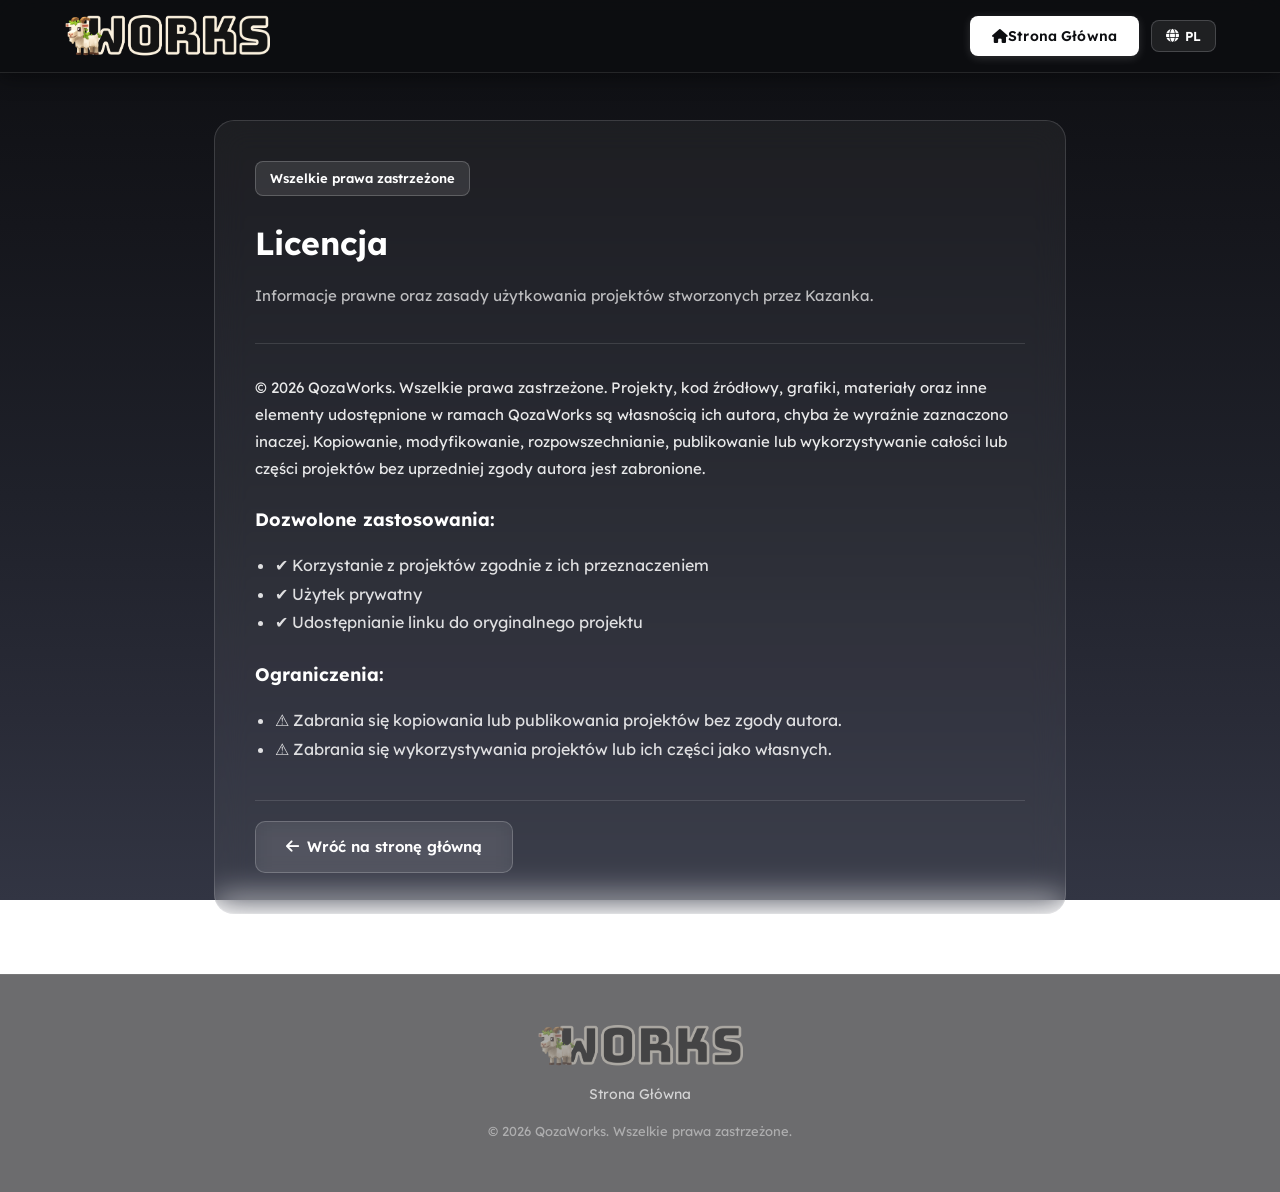
<file: license.html>
<!DOCTYPE html>
<html lang="pl">
<head>
    <meta charset="UTF-8">
    <meta name="viewport" content="width=device-width, initial-scale=1.0">
    <title data-i18n="licenseTitle">Licencja Oprogramowania | Kazanek</title>
    <link rel="shortcut icon" href="assets/site/favicon.png?v=2" type="image/png">
    <link rel="icon" type="image/png" href="assets/site/favicon.png?v=2">
    <link rel="apple-touch-icon" href="assets/site/favicon.png?v=2">
    <link rel="stylesheet" href="https://cdnjs.cloudflare.com/ajax/libs/font-awesome/6.6.0/css/all.min.css">

     <link rel="shortcut icon" href="assets/site/favicon.png?v=2" type="image/png">
    <link rel="icon" type="image/png" href="assets/site/favicon.png?v=2">
    <link rel="apple-touch-icon" href="assets/site/favicon.png?v=2">
    <meta name="description" content="QozaWorks — homepage dedicated to projects, games, tools, websites and other creations by Kazanek.">
    <meta name="keywords" content="QozaWorks, projects, games, Minecraft, tools, websites, web development, game development,kazanek">
    <meta name="author" content="QozaWorks">
    <meta name="robots" content="index, follow">
    <meta name="googlebot" content="index, follow">
    <link rel="canonical" href="https://qozaworks.pl/">

    <!-- Theme -->
    <meta name="theme-color" content="#48484a">
    <meta name="color-scheme" content="light dark">

    <!-- Open Graph -->
    <meta property="og:type" content="website">
    <meta property="og:url" content="https://qozaworks.pl/">
    <meta property="og:title" content="QozaWorks — Projects & Creations">
    <meta
        property="og:description"
        content="Homepage dedicated to QozaWorks projects, games, tools, websites and other creations."
    >
    <meta property="og:site_name" content="QozaWorks">
    <meta property="og:locale" content="en_US">
    <meta property="og:image" content="https://qozaworks.pl/assets/site/logo.png">
    <meta property="og:image:alt" content="QozaWorks">

    <!-- Twitter / X -->
    <meta name="twitter:card" content="summary_large_image">
    <meta name="twitter:url" content="https://qozaworks.pl/">
    <meta name="twitter:title" content="QozaWorks — Projects & Creations">
    <meta
        name="twitter:description"
        content="Homepage dedicated to QozaWorks projects, games, tools, websites and other creations."
    >
    <meta name="twitter:image" content="https://qozaworks.pl/site/logo.png">
    <meta name="twitter:image:alt" content="QozaWorks">

    <!-- Language -->
    <link rel="alternate" hreflang="en" href="https://qozaworks.pl/">
    <link rel="alternate" hreflang="pl" href="https://qozaworks.pl/">
    <link rel="alternate" hreflang="x-default" href="https://qozaworks.pl/">

    <script type="application/ld+json">
    {
        "@context": "https://schema.org",
        "@type": "Organization",
        "name": "QozaWorks",
        "url": "https://qozaworks.pl/",
        "logo": "https://qozaworks.pl/assets/site/logo.png",
        "description": "QozaWorks creates games, tools, websites and other digital projects.",
        "sameAs": []
    }
    </script>

     <script type="application/ld+json">
    {
        "@context": "https://schema.org",
        "@type": "WebSite",
        "name": "QozaWorks",
        "url": "https://qozaworks.pl/",
        "description": "Homepage dedicated to QozaWorks projects."
    }
    </script>
    <link rel="stylesheet" href="style.css">
    <style>
        .license-container {
            max-width: 900px;
            margin: 120px auto 60px;
            padding: 0 24px;
        }
        .license-card {
            background: rgba(255, 255, 255, 0.05);
            border: 1px solid rgba(255, 255, 255, 0.14);
            backdrop-filter: blur(16px);
            border-radius: 20px;
            padding: 40px;
        }
        .license-header {
            margin-bottom: 30px;
            border-bottom: 1px solid rgba(255, 255, 255, 0.12);
            padding-bottom: 20px;
        }
        .license-badge {
            display: inline-block;
            padding: 6px 14px;
            background: rgba(255, 255, 255, 0.1);
            border: 1px solid rgba(255, 255, 255, 0.2);
            border-radius: 8px;
            font-size: 13px;
            font-weight: 600;
            margin-bottom: 12px;
        }
        .license-section {
            margin-bottom: 24px;
        }
        .license-section h3 {
            font-size: 18px;
            margin-bottom: 10px;
        }
        .license-section ul {
            padding-left: 20px;
            color: rgba(255, 255, 255, 0.85);
            line-height: 1.8;
        }
    </style>
</head>
<body>

    
    <header id="site-header" class="scrolled">
        <div id="site-header-container">
            <div id="site-logo">
                <img src="assets/site/logo.png" alt="Kazanek Logo" onclick="window.location.href='index.html'">
            </div>
            
            <nav id="site-nav">
                <a href="index.html" class="nav-cta"><i class="fa-solid fa-house"></i> <div data-i18n="footerHome">Strona Główna</div></a>
                <button class="lang-toggle-btn" onclick="toggleLanguage()" title="Zmień język / Switch language">
                    <i class="fa-solid fa-globe"></i>
                    <span id="current-lang-text">PL</span>
                </button>
            </nav>
        </div>
    </header>

    <div class="license-container">
        <div class="license-card">
            <div class="license-header">
                <span class="license-badge" data-i18n="licenseType">Licencja MIT (MIT License)</span>
                <h1 style="margin: 10px 0 6px;" data-i18n="licenseTitle">Licencja Oprogramowania</h1>
                <p style="color: rgba(255,255,255,0.7); font-size: 15px;" data-i18n="licenseSubtitle">Informacje prawne, warunki użytkowania oraz zasady licencyjne projektów Kazanek.</p>
            </div>

            <div class="license-section">
                <p style="font-size: 15px; color: rgba(255,255,255,0.9); line-height: 1.8;" data-i18n="licenseTerms">
                    Prawo do nieograniczonego użytkowania, kopiowania, modyfikowania, łączenia, publikowania, dystrybucji, udzielania sublicencji i/lub sprzedaży kopii Oprogramowania jest udzielane bezpłatnie każdej osobie, która uzyska kopię niniejszego oprogramowania i powiązanych plików dokumentacji.
                </p>
            </div>

            <div class="license-section">
                <h3 data-i18n="licensePermissionsTitle">Dozwolone zastosowania:</h3>
                <ul>
                    <li data-i18n="licensePerm1">✔ Użytek komercyjny i prywatny</li>
                    <li data-i18n="licensePerm2">✔ Modyfikacja kodu źródłowego</li>
                    <li data-i18n="licensePerm3">✔ Dystrybucja i kopiowanie</li>
                </ul>
            </div>

            <div class="license-section">
                <h3 data-i18n="licenseLimitationsTitle">Warunki i zastrzeżenia:</h3>
                <ul>
                    <li data-i18n="licenseLim1">ℹ Powiadomienie o prawach autorskich musi być dołączone do wszystkich kopii.</li>
                    <li data-i18n="licenseLim2">⚠ Oprogramowanie jest dostarczane 'takim, jakie jest', bez jakiejkolwiek gwarancji.</li>
                </ul>
            </div>

            <div style="margin-top: 36px; padding-top: 20px; border-top: 1px solid rgba(255,255,255,0.12);">
                <a href="index.html" class="btn btn-secondary"><i class="fa-solid fa-arrow-left"></i> <div data-i18n="btnBackHome">Wróć na stronę główną</div> </a>
            </div>
        </div>
    </div>

    
    <footer id="site-footer">
        <div class="section-container footer-content">
            <img src="assets/site/logo.png" alt="Kazanek Logo" class="footer-logo">
            <div class="footer-links">
                <a href="index.html" data-i18n="footerHome">Strona Główna</a>
                <!-- <span class="footer-sep">•</span>
                <a href="404.html" data-i18n="footer404">Strona 404</a>
                <span class="footer-sep">•</span>
                <a href="generator.html" data-i18n="footerGenerator">Generator Projektów</a> -->
            </div>
            <p class="footer-copy" data-i18n="footerText">&copy; 2026 QozaWorks. Wszystkie prawa zastrzeżone.</p>
        </div>
    </footer>

    <script>
        let translations = {};
        let currentLang = localStorage.getItem('kazanek_lang') || 'pl';

        fetch('data/translations.json')
            .then(res => res.json())
            .then(data => {
                translations = data;
                updateLangUI();
            }).catch(() => {});

        function updateLangUI() {
            const dict = translations[currentLang] || {};
            document.querySelectorAll('[data-i18n]').forEach(el => {
                const key = el.getAttribute('data-i18n');
                if (dict[key]) el.innerText = dict[key];
            });
            document.getElementById('current-lang-text').innerText = currentLang.toUpperCase();
            document.documentElement.lang = currentLang;
        }

        function toggleLanguage() {
            currentLang = currentLang === 'pl' ? 'en' : 'pl';
            localStorage.setItem('kazanek_lang', currentLang);
            updateLangUI();
        }
    </script>
</body>
</html>
</file>
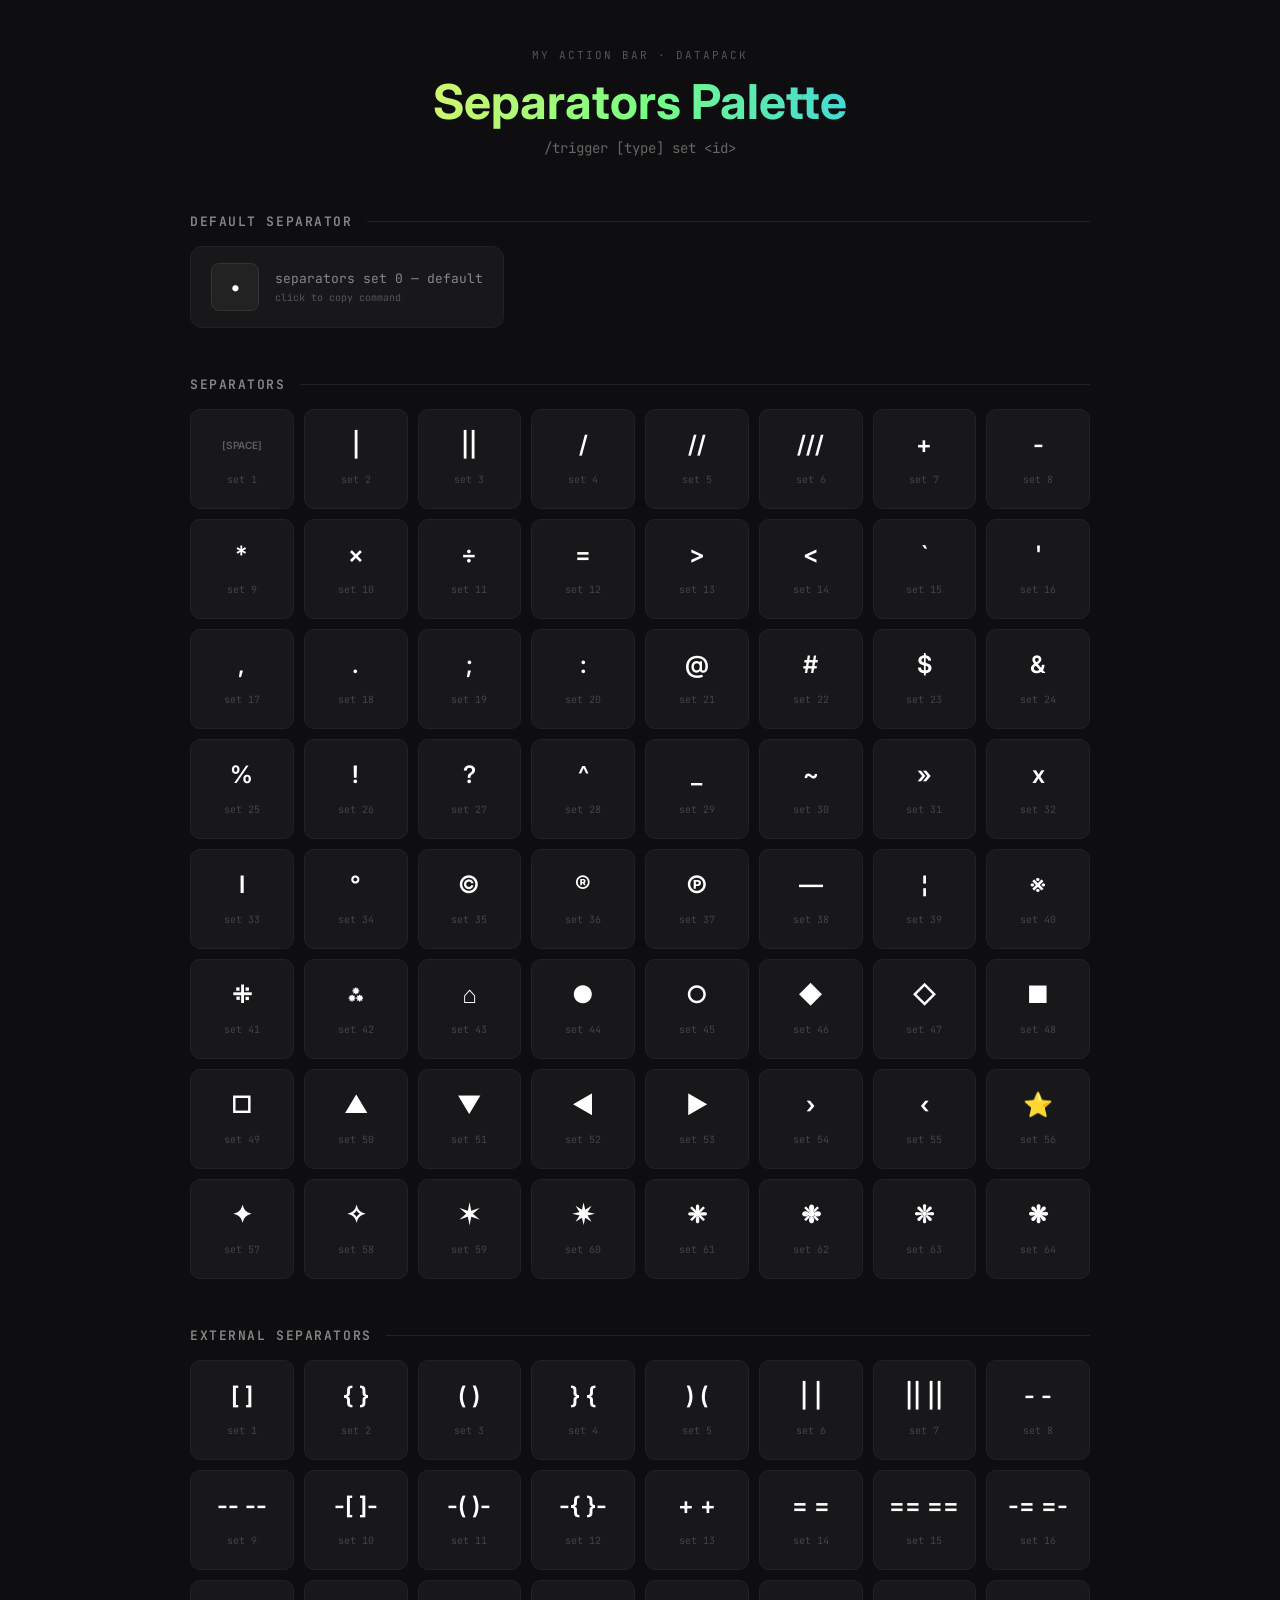
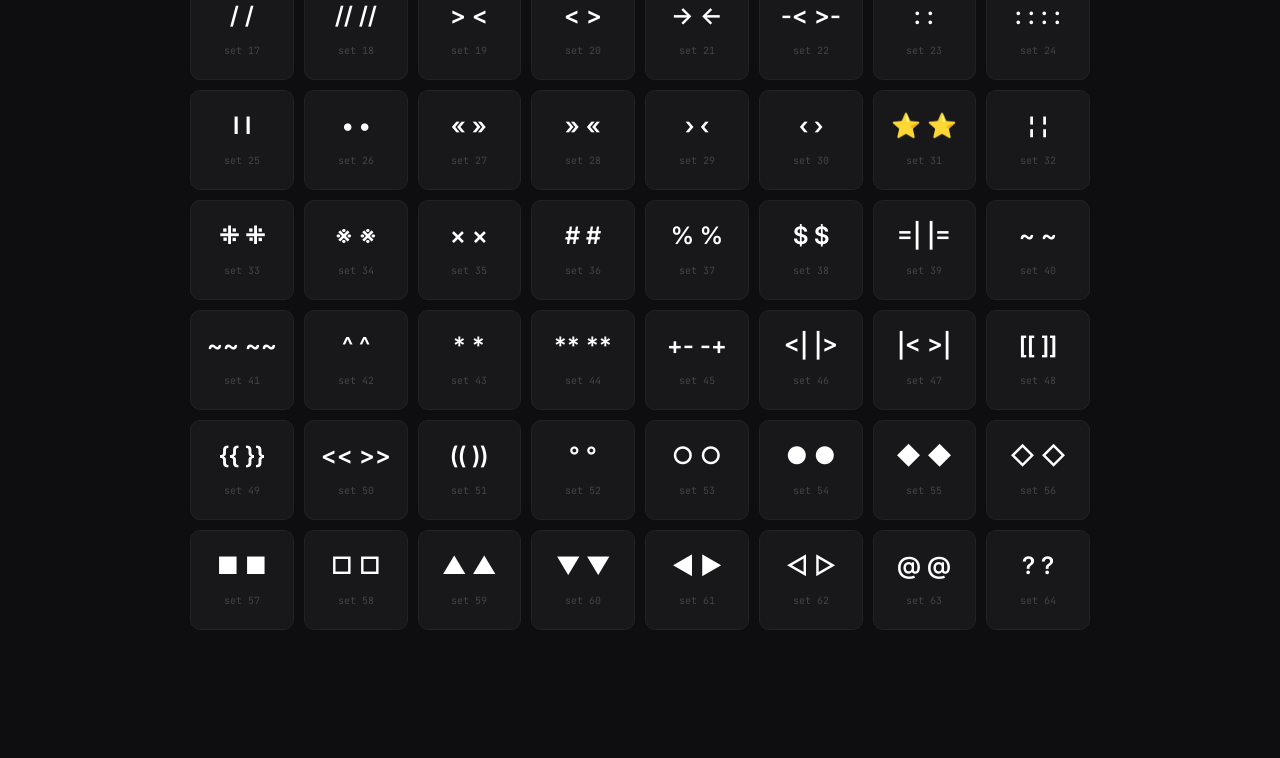
<file: separators_pallete.html>
<!DOCTYPE html>
<html lang="en">
<head>
<meta charset="UTF-8">
<meta name="viewport" content="width=device-width, initial-scale=1.0">
<title>My Action Bar — Separators</title>
<style>
  @import url('https://fonts.googleapis.com/css2?family=JetBrains+Mono:wght@400;600&family=Inter:wght@400;500;600;700&display=swap');

  *, *::before, *::after { box-sizing: border-box; margin: 0; padding: 0; }

  body {
    background: #0e0e10;
    color: #e0e0e0;
    font-family: 'Inter', sans-serif;
    min-height: 100vh;
    padding: 48px 24px 80px;
  }

  header {
    text-align: center;
    margin-bottom: 56px;
  }

  header .eyebrow {
    font-family: 'JetBrains Mono', monospace;
    font-size: 11px;
    letter-spacing: 0.18em;
    text-transform: uppercase;
    color: #555;
    margin-bottom: 12px;
  }

  header h1 {
    font-size: clamp(28px, 5vw, 48px);
    font-weight: 700;
    background: linear-gradient(90deg, #ff9830, #fcf062, #7aff83, #28c7fc, #c085ff);
    -webkit-background-clip: text;
    -webkit-text-fill-color: transparent;
    background-clip: text;
    line-height: 1.15;
    margin-bottom: 10px;
  }

  header p {
    font-size: 14px;
    color: #666;
    font-family: 'JetBrains Mono', monospace;
  }

  .section {
    max-width: 900px;
    margin: 0 auto 48px;
  }

  .section-header {
    display: flex;
    align-items: center;
    gap: 14px;
    margin-bottom: 16px;
  }

  .section-header h2 {
    font-size: 13px;
    font-weight: 600;
    letter-spacing: 0.12em;
    text-transform: uppercase;
    color: #888;
    font-family: 'JetBrains Mono', monospace;
  }

  .section-header .line {
    flex: 1;
    height: 1px;
    background: #222;
  }

  .grid {
    display: grid;
    grid-template-columns: repeat(auto-fill, minmax(100px, 1fr));
    gap: 10px;
  }

  .swatch {
    border-radius: 10px;
    overflow: hidden;
    background: #18181b;
    border: 1px solid #222;
    cursor: pointer;
    transition: transform 0.15s, border-color 0.15s;
    position: relative;
    display: flex;
    flex-direction: column;
    align-items: center;
    justify-content: center;
    min-height: 100px;
  }

  .swatch:hover {
    transform: translateY(-3px);
    border-color: #444;
  }

  .swatch:hover .copy-hint {
    opacity: 1;
  }

  .swatch-symbol {
    font-size: 24px;
    font-weight: 600;
    color: #fff;
    margin-bottom: 4px;
    height: 40px;
    display: flex;
    align-items: center;
    justify-content: center;
    font-family: 'Inter', sans-serif;
  }

  .swatch-info {
    padding: 4px 10px 8px;
    text-align: center;
  }

  .swatch-id {
    font-family: 'JetBrains Mono', monospace;
    font-size: 10px;
    color: #444;
  }

  .copy-hint {
    position: absolute;
    top: 6px;
    right: 6px;
    background: rgba(0,0,0,0.7);
    border-radius: 4px;
    padding: 2px 6px;
    font-size: 9px;
    font-family: 'JetBrains Mono', monospace;
    color: #fff;
    opacity: 0;
    transition: opacity 0.15s;
    pointer-events: none;
  }

  .toast {
    position: fixed;
    bottom: 28px;
    left: 50%;
    transform: translateX(-50%) translateY(20px);
    background: #1e1e22;
    border: 1px solid #333;
    border-radius: 8px;
    padding: 10px 20px;
    font-family: 'JetBrains Mono', monospace;
    font-size: 12px;
    color: #e0e0e0;
    opacity: 0;
    transition: opacity 0.2s, transform 0.2s;
    pointer-events: none;
    z-index: 999;
  }

  .toast.show {
    opacity: 1;
    transform: translateX(-50%) translateY(0);
  }

  .default-swatch-wrap {
    max-width: 900px;
    margin: 0 auto 48px;
  }

  .default-swatch {
    display: flex;
    align-items: center;
    gap: 16px;
    background: #18181b;
    border: 1px solid #222;
    border-radius: 12px;
    padding: 16px 20px;
    cursor: pointer;
    transition: border-color 0.15s;
    width: fit-content;
  }

  .default-swatch:hover { border-color: #444; }

  .default-symbol-block {
    width: 48px;
    height: 48px;
    border-radius: 8px;
    background: #222;
    display: flex;
    align-items: center;
    justify-content: center;
    font-size: 20px;
    color: #fff;
    flex-shrink: 0;
    border: 1px solid #333;
  }

  .default-label {
    font-size: 13px;
    color: #888;
    font-family: 'JetBrains Mono', monospace;
    margin-bottom: 4px;
  }

  .default-cmd {
    font-family: 'JetBrains Mono', monospace;
    font-size: 10px;
    color: #555;
    margin-top: 2px;
  }
</style>
</head>
<body>

<header>
  <div class="eyebrow">My Action Bar · Datapack</div>
  <h1>Separators Palette</h1>
  <p>/trigger [type] set &lt;id&gt;</p>
</header>

<!-- Default Inner -->
<div class="default-swatch-wrap">
  <div class="section-header">
    <h2>Default Separator</h2>
    <div class="line"></div>
  </div>
  <div class="default-swatch" onclick="copyCommand('separators', 0)">
    <div class="default-symbol-block">•</div>
    <div>
      <div class="default-label">separators set 0 — default</div>
      <div class="default-cmd">click to copy command</div>
    </div>
  </div>
</div>

<div id="palette"></div>

<div class="toast" id="toast"></div>

<script>
  const internalSymbols = [" ", "|", "||", "/", "//", "///", "+", "-", "*", "×", "÷", "=", ">", "<", "`", "'", ",", ".", ";", ":", "@", "#", "$", "&", "%", "!", "?", "^", "_", "~", "»", "x", "I", "°", "©", "®", "℗", "—", "¦", "※", "⁜", "⁂", "⌂", "●", "○", "◆", "◇", "■", "□", "▲", "▼", "◀", "▶", "›", "‹", "⭐", "✦", "✧", "✶", "✷", "❈", "❉", "❊", "❋"];

  const externalSymbols = [
    "[ ]", "{ }", "( )", "} {", ") (", "| |", "|| ||", "- -", "-- --", "-[ ]-", "-( )-", "-{ }-", "+ +", "= =", "== ==", "-= =-", "/ /", "// //", "> <", "< >", "-> <-", "-< >-", ": :", ": : : :", "I I", "• •", "« »", "» «", "› ‹", "‹ ›", "⭐ ⭐", "¦ ¦", "⁜ ⁜", "※ ※", "× ×", "# #", "% %", "$ $", "=| |=", "~ ~", "~~ ~~", "^ ^", "* *", "** **", "+- -+", "<| |>", "|< >|", "[[ ]]", "{{ }}", "<< >>", "(( ))", "° °", "○ ○", "● ●", "◆ ◆", "◇ ◇", "■ ■", "□ □", "▲ ▲", "▼ ▼", "◀ ▶", "◁ ▷", "@ @", "? ?"
  ];

  const categories = [
    {
      name: "Separators",
      type: "separators",
      items: internalSymbols
    },
    {
      name: "External Separators",
      type: "external_separators",
      items: externalSymbols
    }
  ];

  const palette = document.getElementById('palette');

  categories.forEach(cat => {
    const section = document.createElement('div');
    section.className = 'section';

    const header = document.createElement('div');
    header.className = 'section-header';
    header.innerHTML = `<h2>${cat.name}</h2><div class="line"></div>`;
    section.appendChild(header);

    const grid = document.createElement('div');
    grid.className = 'grid';

    cat.items.forEach((symbol, index) => {
      const id = index + 1;
      const swatch = document.createElement('div');
      swatch.className = 'swatch';
      swatch.innerHTML = `
        <div class="swatch-symbol">${symbol === " " ? '<span style="font-size:10px; opacity:0.3">[SPACE]</span>' : symbol}</div>
        <div class="swatch-info">
          <div class="swatch-id">set ${id}</div>
        </div>
        <div class="copy-hint">copy cmd</div>
      `;
      swatch.addEventListener('click', () => copyCommand(cat.type, id));
      grid.appendChild(swatch);
    });

    section.appendChild(grid);
    palette.appendChild(section);
  });

  let toastTimer;
  function copyCommand(type, id) {
    const cmd = `/trigger ${type} set ${id}`;
    navigator.clipboard.writeText(cmd).then(() => {
      const toast = document.getElementById('toast');
      toast.textContent = `Copied: ${cmd}`;
      toast.classList.add('show');
      clearTimeout(toastTimer);
      toastTimer = setTimeout(() => toast.classList.remove('show'), 1800);
    });
  }
</script>
</body>
</html>
</file>
<file: style.css>
@import url('https://fonts.googleapis.com/css2?family=Lexend:wght@300;400;500;600;700;800&display=swap');

* {
    box-sizing: border-box;
}

html {
    scroll-behavior: smooth;
}

body, html {
    user-select: none;
    -webkit-user-select: none;
    -moz-user-select: none;
    -ms-user-select: none;
}

input, textarea, select, pre, code {
    user-select: text !important;
    -webkit-user-select: text !important;
    -moz-user-select: text !important;
    -ms-user-select: text !important;
}

::-webkit-scrollbar {
    width: 10px;
}
::-webkit-scrollbar-track {
    background: #0d0e11;
}
::-webkit-scrollbar-thumb {
    background: #2a2c38;
    border-radius: 5px;
    border: 2px solid #0d0e11;
}
::-webkit-scrollbar-thumb:hover {
    background: #45485e;
}

body {
    margin: 0;
    padding: 0;
    background: linear-gradient(180deg, #0d0e11 0%, #15161c 25%, #1f212a 55%, #292b37 80%, #323543 100%);
    background-repeat: no-repeat;
    background-attachment: fixed;
    color: #ffffff;
    font-family: "Lexend", Arial, sans-serif;
    line-height: 1.6;
    min-height: 100vh;
    overflow-x: hidden;
}

select.form-control {
    background-color: #16171d !important;
    color: #ffffff !important;
    cursor: pointer;
}

select.form-control option {
    background-color: #16171d !important;
    color: #ffffff !important;
    padding: 10px;
}

#site-header {
    position: fixed;
    top: 0;
    left: 0;
    z-index: 10000;
    width: 100%;
    background: transparent;
    transition: background 0.3s ease, backdrop-filter 0.3s ease, border-color 0.3s ease, box-shadow 0.3s ease;
    border-bottom: 1px solid transparent;
}

#site-header.scrolled {
    background: rgba(13, 14, 17, 0.92);
    backdrop-filter: blur(20px);
    -webkit-backdrop-filter: blur(20px);
    border-bottom: 1px solid rgba(255, 255, 255, 0.1);
    box-shadow: 0 4px 20px rgba(0, 0, 0, 0.4);
}

#site-header-container {
    width: 100%;
    max-width: 1200px;
    margin: 0 auto;
    min-height: 72px;
    padding: 0 24px;
    display: flex;
    align-items: center;
    justify-content: space-between;
    position: relative;
}

#site-logo {
    display: flex;
    align-items: center;
    text-decoration: none;
    flex-shrink: 0;
    z-index: 10002;
}

#site-logo img {
    display: block;
    width: auto;
    height: clamp(32px, 4vw, 42px);
    object-fit: contain;
    transition: opacity 0.2s ease, transform 0.2s ease;
}

#site-logo:hover img {
    opacity: 0.85;
    transform: scale(1.03);
    cursor: pointer;
}

#site-nav {
    display: flex;
    align-items: center;
    gap: 12px;
    margin-left: auto;
}

#site-nav a {
    font-size: 14px;
    font-weight: 400;
    color: rgba(255, 255, 255, 0.8);
    text-decoration: none;
    padding: 8px 16px;
    border-radius: 8px;
    transition: color 0.2s ease, background 0.2s ease;
    letter-spacing: 0.01em;
    white-space: nowrap;
}

#site-nav a:hover {
    color: #ffffff;
    background: rgba(255, 255, 255, 0.12);
}

#site-nav .nav-cta {
    padding: 9px 22px;
    background: #ffffff;
    color: #0d0e11 !important;
    font-family: "Lexend", Arial, sans-serif;
    font-size: 14px;
    font-weight: 600;
    border-radius: 8px;
    border: none;
    cursor: pointer;
    text-decoration: none;
    letter-spacing: 0.01em;
    transition: opacity 0.2s ease, transform 0.15s ease, box-shadow 0.2s ease;
    box-shadow: 0 2px 10px rgba(255, 255, 255, 0.15);
    display: inline-flex;
    align-items: center;
    justify-content: center;
}

#site-nav .nav-cta:hover {
    opacity: 0.92;
    transform: translateY(-1px);
    background: #ffffff !important;
    color: #0d0e11 !important;
    box-shadow: 0 4px 16px rgba(255, 255, 255, 0.3);
}

.lang-toggle-btn {
    display: inline-flex;
    align-items: center;
    gap: 6px;
    padding: 7px 14px;
    background: rgba(255, 255, 255, 0.08);
    border: 1px solid rgba(255, 255, 255, 0.18);
    border-radius: 8px;
    color: #ffffff;
    font-family: "Lexend", sans-serif;
    font-size: 13px;
    font-weight: 600;
    cursor: pointer;
    transition: background 0.2s ease, border-color 0.2s ease, transform 0.15s ease;
    flex-shrink: 0;
    white-space: nowrap;
}

.lang-toggle-btn:hover {
    background: rgba(255, 255, 255, 0.18);
    border-color: rgba(255, 255, 255, 0.35);
    transform: translateY(-1px);
}

#mobile-menu-btn {
    display: none;
    flex-direction: column;
    justify-content: center;
    align-items: center;
    gap: 5px;
    width: 40px;
    height: 40px;
    background: rgba(255, 255, 255, 0.1);
    border: 1px solid rgba(255, 255, 255, 0.2);
    border-radius: 10px;
    cursor: pointer;
    padding: 8px;
    transition: background 0.2s ease, border-color 0.2s ease;
    z-index: 10005;
}

#mobile-menu-btn:hover {
    background: rgba(255, 255, 255, 0.2);
}

.hamburger-bar {
    display: block;
    width: 20px;
    height: 2px;
    background-color: #ffffff;
    border-radius: 2px;
    transition: transform 0.3s ease, opacity 0.3s ease;
}

#mobile-menu-btn.active .hamburger-bar:nth-child(1) {
    transform: translateY(7px) rotate(45deg);
}

#mobile-menu-btn.active .hamburger-bar:nth-child(2) {
    opacity: 0;
}

#mobile-menu-btn.active .hamburger-bar:nth-child(3) {
    transform: translateY(-7px) rotate(-45deg);
}

.sidebar-backdrop {
    display: none;
    position: fixed;
    top: 0;
    left: 0;
    width: 100vw;
    height: 100vh;
    background: rgba(0, 0, 0, 0.6);
    backdrop-filter: blur(8px);
    -webkit-backdrop-filter: blur(8px);
    z-index: 10000;
    opacity: 0;
    transition: opacity 0.3s ease;
}

.sidebar-backdrop.active {
    display: block;
    opacity: 1;
}

#site-hero {
    position: relative;
    min-height: 100vh;
    display: flex;
    align-items: center;
    justify-content: center;
    padding: 140px 24px 90px;
    text-align: center;
    overflow: hidden;
}

.hero-banner-bg {
    position: absolute;
    top: 0;
    left: 0;
    width: 100%;
    height: 100%;
    background-size: cover;
    background-position: center;
    background-repeat: no-repeat;
    filter: blur(10px);
    opacity: 0.45;
    transform: scale(1.06);
    pointer-events: none;
    z-index: 0;
}

.hero-overlay {
    position: absolute;
    top: 0;
    left: 0;
    width: 100%;
    height: 100%;
    background: 
        radial-gradient(ellipse 80% 50% at 50% 20%, rgba(255, 255, 255, 0.08) 0%, rgba(0, 0, 0, 0) 75%),
        linear-gradient(180deg, rgba(13, 14, 17, 0.3) 0%, rgba(13, 14, 17, 0.6) 60%, rgba(13, 14, 17, 1) 100%);
    pointer-events: none;
    z-index: 1;
}

.hero-content {
    position: relative;
    z-index: 2;
    max-width: 800px;
    margin: 0 auto;
}

.hero-logo-img {
    height: clamp(55px, 9vw, 95px);
    width: auto;
    margin-bottom: 24px;
    filter: drop-shadow(0 6px 20px rgba(0, 0, 0, 0.5));
    transition: transform 0.3s ease;
}

.hero-logo-img:hover {
    transform: scale(1.02);
}

.hero-subtitle {
    font-size: clamp(16px, 2.2vw, 20px);
    font-weight: 300;
    color: rgba(255, 255, 255, 0.9);
    margin-bottom: 38px;
    max-width: 680px;
    margin-left: auto;
    margin-right: auto;
    line-height: 1.6;
}

.hero-actions {
    display: flex;
    gap: 16px;
    justify-content: center;
    flex-wrap: wrap;
}

.btn {
    display: inline-flex;
    align-items: center;
    justify-content: center;
    gap: 8px;
    padding: 13px 30px;
    border-radius: 10px;
    font-size: 15px;
    font-weight: 600;
    text-decoration: none;
    transition: all 0.25s ease;
    cursor: pointer;
    border: none;
}

.btn-primary {
    background: #ffffff;
    color: #0d0e11;
    box-shadow: 0 4px 16px rgba(0, 0, 0, 0.3);
}

.btn-primary:hover {
    transform: translateY(-2px);
    box-shadow: 0 8px 24px rgba(255, 255, 255, 0.25);
    opacity: 0.95;
}

.btn-secondary {
    background: rgba(255, 255, 255, 0.08);
    color: #ffffff;
    border: 1px solid rgba(255, 255, 255, 0.2);
    backdrop-filter: blur(10px);
}

.btn-secondary:hover {
    background: rgba(255, 255, 255, 0.18);
    transform: translateY(-2px);
    border-color: rgba(255, 255, 255, 0.4);
}

#main-content {
    position: relative;
    z-index: 1;
}

.content-section {
    padding: 90px 24px;
}

.section-container {
    max-width: 1100px;
    margin: 0 auto;
}

.section-title {
    font-size: clamp(28px, 3.5vw, 40px);
    font-weight: 700;
    margin-bottom: 16px;
    color: #ffffff;
    letter-spacing: -0.01em;
}

.section-desc {
    font-size: 17px;
    max-width: 720px;
    color: rgba(255, 255, 255, 0.85);
    line-height: 1.7;
    margin-bottom: 30px;
}

.about-grid {
    display: grid;
    grid-template-columns: 280px 1fr;
    gap: 40px;
    align-items: center;
    background: rgba(255, 255, 255, 0.04);
    border: 1px solid rgba(255, 255, 255, 0.12);
    backdrop-filter: blur(14px);
    padding: 36px;
    border-radius: 20px;
}

.about-avatar-wrapper {
    position: relative;
    text-align: center;
}

.about-avatar-img {
    width: 100%;
    max-width: 240px;
    height: 240px;
    object-fit: cover;
    border-radius: 20px;
    border: 2px solid rgba(255, 255, 255, 0.2);
    box-shadow: 0 12px 30px rgba(0, 0, 0, 0.4);
    transition: transform 0.3s ease, border-color 0.3s ease;
}

.about-avatar-img:hover {
    transform: scale(1.03);
    border-color: rgba(255, 255, 255, 0.4);
}

.about-text {
    display: flex;
    flex-direction: column;
    gap: 16px;
}

.about-bio {
    font-size: 16px;
    color: rgba(255, 255, 255, 0.88);
    line-height: 1.8;
}

.about-tags {
    display: flex;
    gap: 10px;
    flex-wrap: wrap;
    margin-top: 10px;
}

.tag-pill {
    padding: 6px 14px;
    background: rgba(255, 255, 255, 0.08);
    border: 1px solid rgba(255, 255, 255, 0.15);
    border-radius: 20px;
    font-size: 13px;
    font-weight: 500;
    color: rgba(255, 255, 255, 0.9);
}

.search-filter-bar {
    display: flex;
    flex-direction: column;
    gap: 18px;
    margin-bottom: 36px;
}

.search-input-wrapper {
    position: relative;
    width: 100%;
}

.search-input-wrapper i {
    position: absolute;
    left: 18px;
    top: 50%;
    transform: translateY(-50%);
    color: rgba(255, 255, 255, 0.5);
    font-size: 16px;
}

.search-input {
    width: 100%;
    padding: 14px 20px 14px 48px;
    background: rgba(255, 255, 255, 0.06);
    border: 1px solid rgba(255, 255, 255, 0.16);
    border-radius: 12px;
    color: #ffffff;
    font-family: "Lexend", sans-serif;
    font-size: 15px;
    outline: none;
    transition: background 0.2s ease, border-color 0.2s ease, box-shadow 0.2s ease;
}

.search-input:focus {
    background: rgba(255, 255, 255, 0.1);
    border-color: rgba(255, 255, 255, 0.35);
    box-shadow: 0 0 20px rgba(255, 255, 255, 0.1);
}

.filter-pills {
    display: flex;
    gap: 10px;
    flex-wrap: wrap;
}

.filter-btn {
    padding: 8px 18px;
    background: rgba(255, 255, 255, 0.06);
    border: 1px solid rgba(255, 255, 255, 0.14);
    border-radius: 10px;
    color: rgba(255, 255, 255, 0.8);
    font-family: "Lexend", sans-serif;
    font-size: 13px;
    font-weight: 500;
    cursor: pointer;
    transition: all 0.2s ease;
}

.filter-btn:hover, .filter-btn.active {
    background: #ffffff;
    color: #0d0e11;
    border-color: #ffffff;
    font-weight: 600;
}

.projects-grid {
    display: grid;
    grid-template-columns: repeat(auto-fill, minmax(320px, 1fr));
    gap: 28px;
}

.project-card {
    background: rgba(255, 255, 255, 0.05);
    border: 1px solid rgba(255, 255, 255, 0.12);
    backdrop-filter: blur(14px);
    border-radius: 18px;
    overflow: hidden;
    display: flex;
    flex-direction: column;
    transition: transform 0.3s ease, box-shadow 0.3s ease, border-color 0.3s ease;
}

.project-card:hover {
    transform: translateY(-6px);
    border-color: rgba(255, 255, 255, 0.28);
    box-shadow: 0 16px 36px rgba(0, 0, 0, 0.4);
}

.project-banner-wrapper {
    position: relative;
    width: 100%;
    height: 180px;
    background: #191b24;
    overflow: hidden;
}

.project-banner-img {
    width: 100%;
    height: 100%;
    object-fit: cover;
    transition: transform 0.4s ease;
}

.project-card:hover .project-banner-img {
    transform: scale(1.05);
}

.project-type-badge {
    position: absolute;
    top: 14px;
    left: 14px;
    padding: 4px 12px;
    background: rgba(13, 14, 17, 0.85);
    backdrop-filter: blur(8px);
    border: 1px solid rgba(255, 255, 255, 0.15);
    border-radius: 6px;
    font-size: 11px;
    font-weight: 600;
    text-transform: uppercase;
    letter-spacing: 0.05em;
    color: #ffffff;
}

.project-status-badge {
    position: absolute;
    top: 14px;
    right: 14px;
    display: flex;
    align-items: center;
    gap: 6px;
    padding: 4px 12px;
    background: rgba(13, 14, 17, 0.85);
    backdrop-filter: blur(8px);
    border: 1px solid rgba(255, 255, 255, 0.15);
    border-radius: 6px;
    font-size: 11px;
    font-weight: 500;
    color: #ffffff;
}

.status-dot {
    width: 7px;
    height: 7px;
    border-radius: 50%;
}
.status-dot.in_progress { background: #EAB308; }
.status-dot.completed { background: #22C55E; }
.status-dot.paused { background: #EF4444; }

.project-body {
    padding: 24px;
    display: flex;
    flex-direction: column;
    flex-grow: 1;
}

.project-title {
    font-size: 20px;
    font-weight: 700;
    color: #ffffff;
    margin: 0 0 10px;
}

.project-desc {
    font-size: 14px;
    color: rgba(255, 255, 255, 0.78);
    margin-bottom: 18px;
    flex-grow: 1;
    line-height: 1.6;
}

.project-tags {
    display: flex;
    gap: 6px;
    flex-wrap: wrap;
    margin-bottom: 20px;
}

.project-tag {
    font-size: 11px;
    padding: 3px 8px;
    background: rgba(255, 255, 255, 0.07);
    border-radius: 4px;
    color: rgba(255, 255, 255, 0.7);
}

.project-links {
    display: flex;
    gap: 8px;
    flex-wrap: wrap;
    margin-top: auto;
}

.project-link-btn {
    display: inline-flex;
    align-items: center;
    gap: 6px;
    padding: 8px 14px;
    background: rgba(255, 255, 255, 0.08);
    border: 1px solid rgba(255, 255, 255, 0.16);
    border-radius: 8px;
    color: #ffffff;
    text-decoration: none;
    font-size: 13px;
    font-weight: 500;
    transition: all 0.2s ease;
    cursor: pointer;
}

.project-link-btn:hover {
    background: #ffffff;
    color: #0d0e11;
    border-color: #ffffff;
    transform: translateY(-2px);
}

.youtube-grid {
    display: grid;
    grid-template-columns: repeat(auto-fill, minmax(300px, 1fr));
    gap: 28px;
}

.youtube-card {
    background: rgba(255, 255, 255, 0.05);
    border: 1px solid rgba(255, 255, 255, 0.12);
    backdrop-filter: blur(14px);
    border-radius: 18px;
    overflow: hidden;
    display: flex;
    flex-direction: column;
    transition: transform 0.3s ease, box-shadow 0.3s ease, border-color 0.3s ease;
}

.youtube-card:hover {
    transform: translateY(-6px);
    border-color: rgba(255, 255, 255, 0.28);
    box-shadow: 0 16px 36px rgba(0, 0, 0, 0.4);
}

.youtube-thumb-wrapper {
    position: relative;
    width: 100%;
    height: 180px;
    background: #191b24;
    overflow: hidden;
}

.youtube-thumb-img {
    width: 100%;
    height: 100%;
    object-fit: cover;
    transition: transform 0.4s ease;
}

.youtube-card:hover .youtube-thumb-img {
    transform: scale(1.05);
}

.youtube-play-overlay {
    position: absolute;
    top: 0;
    left: 0;
    width: 100%;
    height: 100%;
    background: rgba(0, 0, 0, 0.35);
    display: flex;
    align-items: center;
    justify-content: center;
    transition: background 0.3s ease;
}

.youtube-card:hover .youtube-play-overlay {
    background: rgba(255, 0, 0, 0.35);
}

.youtube-play-icon {
    font-size: 38px;
    color: #ffffff;
    filter: drop-shadow(0 4px 12px rgba(0,0,0,0.5));
    transition: transform 0.3s ease;
}

.youtube-card:hover .youtube-play-icon {
    transform: scale(1.15);
}

.youtube-meta-badge {
    position: absolute;
    bottom: 12px;
    right: 12px;
    padding: 3px 8px;
    background: rgba(13, 14, 17, 0.85);
    backdrop-filter: blur(8px);
    border-radius: 6px;
    font-size: 11px;
    font-weight: 500;
    color: #ffffff;
}

.youtube-body {
    padding: 24px;
    display: flex;
    flex-direction: column;
    flex-grow: 1;
}

.youtube-title {
    font-size: 18px;
    font-weight: 700;
    color: #ffffff;
    margin: 0 0 10px;
    line-height: 1.4;
}

.youtube-desc {
    font-size: 14px;
    color: rgba(255, 255, 255, 0.78);
    margin-bottom: 18px;
    flex-grow: 1;
    line-height: 1.6;
}

.socials-grid {
    display: grid;
    grid-template-columns: repeat(auto-fit, minmax(220px, 1fr));
    gap: 20px;
}

.social-card {
    display: flex;
    align-items: center;
    gap: 16px;
    padding: 20px 24px;
    background: rgba(255, 255, 255, 0.05);
    border: 1px solid rgba(255, 255, 255, 0.12);
    backdrop-filter: blur(12px);
    border-radius: 16px;
    text-decoration: none;
    color: #ffffff;
    transition: all 0.25s ease;
}

.social-card:hover {
    transform: translateY(-4px);
    background: rgba(255, 255, 255, 0.1);
    border-color: rgba(255, 255, 255, 0.3);
    box-shadow: 0 10px 28px rgba(0, 0, 0, 0.3);
}

.social-icon {
    font-size: 26px;
    width: 44px;
    height: 44px;
    display: flex;
    align-items: center;
    justify-content: center;
    background: rgba(255, 255, 255, 0.08);
    border-radius: 12px;
}

.social-info {
    display: flex;
    flex-direction: column;
}

.social-name {
    font-size: 16px;
    font-weight: 600;
}

.social-user {
    font-size: 13px;
    color: rgba(255, 255, 255, 0.65);
}

.partners-grid {
    display: grid;
    grid-template-columns: repeat(auto-fill, minmax(320px, 1fr));
    gap: 24px;
}

.partner-card {
    background: rgba(255, 255, 255, 0.05);
    border: 1px solid rgba(255, 255, 255, 0.12);
    backdrop-filter: blur(14px);
    border-radius: 18px;
    padding: 24px;
    display: flex;
    flex-direction: column;
    transition: transform 0.3s ease, border-color 0.3s ease;
}

.partner-card:hover {
    transform: translateY(-4px);
    border-color: rgba(255, 255, 255, 0.25);
}

.partner-header {
    display: flex;
    align-items: center;
    gap: 16px;
    margin-bottom: 14px;
}

.partner-logo-img {
    width: 52px;
    height: 52px;
    object-fit: cover;
    border-radius: 12px;
    border: 1px solid rgba(255, 255, 255, 0.2);
    background: rgba(255, 255, 255, 0.08);
}

.partner-info h3 {
    margin: 0;
    font-size: 18px;
    font-weight: 600;
}

.partner-date-badge {
    display: inline-block;
    font-size: 11px;
    font-weight: 500;
    padding: 3px 8px;
    background: rgba(255, 255, 255, 0.08);
    border-radius: 6px;
    color: rgba(255, 255, 255, 0.7);
    margin-top: 4px;
}

.partner-desc {
    font-size: 14px;
    color: rgba(255, 255, 255, 0.8);
    margin-bottom: 18px;
    line-height: 1.6;
    flex-grow: 1;
}

.contacts-wrapper {
    display: grid;
    grid-template-columns: 1fr 1fr;
    gap: 36px;
}

.contact-cards-list {
    display: flex;
    flex-direction: column;
    gap: 16px;
}

.contact-item-card {
    display: flex;
    align-items: center;
    gap: 18px;
    padding: 20px 24px;
    background: rgba(255, 255, 255, 0.05);
    border: 1px solid rgba(255, 255, 255, 0.14);
    border-radius: 16px;
    cursor: pointer;
    transition: all 0.25s ease;
}

.contact-item-card:hover {
    transform: translateY(-3px);
    background: rgba(255, 255, 255, 0.12);
    border-color: rgba(255, 255, 255, 0.35);
}

.contact-item-icon {
    font-size: 24px;
    width: 48px;
    height: 48px;
    display: flex;
    align-items: center;
    justify-content: center;
    background: rgba(255, 255, 255, 0.08);
    border-radius: 12px;
}

.contact-item-details h4 {
    margin: 0;
    font-size: 14px;
    font-weight: 500;
    color: rgba(255, 255, 255, 0.7);
}

.contact-item-details p {
    margin: 4px 0 0;
    font-size: 16px;
    font-weight: 600;
    color: #ffffff;
}

.contact-form-box {
    background: rgba(255, 255, 255, 0.04);
    border: 1px solid rgba(255, 255, 255, 0.12);
    backdrop-filter: blur(14px);
    padding: 32px;
    border-radius: 20px;
}

.contact-form-box h3 {
    margin-top: 0;
    font-size: 20px;
    margin-bottom: 20px;
}

.form-group {
    margin-bottom: 18px;
}

.form-group label {
    display: block;
    font-size: 13px;
    font-weight: 500;
    color: rgba(255, 255, 255, 0.8);
    margin-bottom: 6px;
}

.form-control {
    width: 100%;
    padding: 12px 16px;
    background: rgba(255, 255, 255, 0.06);
    border: 1px solid rgba(255, 255, 255, 0.16);
    border-radius: 10px;
    color: #ffffff;
    font-family: "Lexend", sans-serif;
    font-size: 14px;
    outline: none;
    transition: border-color 0.2s ease, background 0.2s ease;
}

.form-control:focus {
    background: rgba(255, 255, 255, 0.1);
    border-color: rgba(255, 255, 255, 0.35);
}

textarea.form-control {
    resize: vertical;
    min-height: 110px;
}

#project-launch-overlay {
    position: fixed;
    top: 0;
    left: 0;
    width: 100vw;
    height: 100vh;
    background: rgba(10, 11, 14, 0.95);
    backdrop-filter: blur(20px);
    -webkit-backdrop-filter: blur(20px);
    z-index: 99999;
    display: flex;
    flex-direction: column;
    align-items: center;
    justify-content: center;
    opacity: 0;
    visibility: hidden;
    transition: opacity 0.35s ease, visibility 0.35s ease;
}

#project-launch-overlay.active {
    opacity: 1;
    visibility: visible;
}

.launch-spinner {
    font-size: 48px;
    color: #ffffff;
    animation: launchPulse 0.8s infinite alternate ease-in-out;
    margin-bottom: 20px;
}

@keyframes launchPulse {
    from { transform: scale(0.9); opacity: 0.7; }
    to { transform: scale(1.15); opacity: 1; filter: drop-shadow(0 0 15px rgba(255,255,255,0.6)); }
}

.launch-title {
    font-size: 20px;
    font-weight: 600;
    color: #ffffff;
}

#toast-container {
    position: fixed;
    bottom: 30px;
    right: 30px;
    z-index: 20000;
    display: flex;
    flex-direction: column;
    gap: 10px;
}

.toast {
    display: flex;
    align-items: center;
    gap: 10px;
    padding: 14px 22px;
    background: rgba(20, 22, 28, 0.95);
    border: 1px solid rgba(255, 255, 255, 0.2);
    backdrop-filter: blur(16px);
    border-radius: 12px;
    color: #ffffff;
    font-size: 14px;
    font-weight: 500;
    box-shadow: 0 10px 30px rgba(0, 0, 0, 0.5);
    animation: toastIn 0.3s ease forwards;
}

@keyframes toastIn {
    from { opacity: 0; transform: translateY(20px); }
    to { opacity: 1; transform: translateY(0); }
}

#site-footer {
    padding: 50px 24px;
    text-align: center;
    background: rgba(10, 11, 14, 0.6);
    border-top: 1px solid rgba(255, 255, 255, 0.08);
}

.footer-content {
    display: flex;
    flex-direction: column;
    align-items: center;
    gap: 16px;
}

.footer-logo {
    height: clamp(32px, 4vw, 42px);
    width: auto;
    opacity: 0.45;
    filter: grayscale(20%);
    pointer-events: none;
}

.footer-links {
    display: flex;
    align-items: center;
    gap: 14px;
    flex-wrap: wrap;
    justify-content: center;
}

.footer-links a {
    color: rgba(255, 255, 255, 0.7);
    text-decoration: none;
    font-size: 14px;
    transition: color 0.2s ease;
}

.footer-links a:hover {
    color: #ffffff;
    text-decoration: underline;
}

.footer-sep {
    color: rgba(255, 255, 255, 0.25);
    font-size: 12px;
}

.footer-copy {
    margin: 0;
    font-size: 13px;
    color: rgba(255, 255, 255, 0.45);
}

#ytber{
    color: white;
}

@media (max-width: 768px) {
    #site-header-container {
        min-height: 64px;
        padding: 0 16px;
    }

    #mobile-menu-btn {
        display: flex;
    }

    #site-nav {
        position: fixed;
        top: 0;
        right: -320px;
        width: 290px;
        height: 100vh;
        background: rgba(13, 14, 17, 0.98);
        backdrop-filter: blur(24px);
        -webkit-backdrop-filter: blur(24px);
        flex-direction: column;
        align-items: stretch;
        padding: 90px 24px 30px;
        gap: 12px;
        border-left: 1px solid rgba(255, 255, 255, 0.15);
        box-shadow: -10px 0 40px rgba(0, 0, 0, 0.7);
        transition: transform 0.35s cubic-bezier(0.16, 1, 0.3, 1);
        pointer-events: none;
        z-index: 10001;
    }

    #site-nav.active {
        transform: translateX(-320px);
        pointer-events: auto;
    }

    #site-nav a {
        font-size: 16px;
        padding: 13px 18px;
        text-align: left;
        border-radius: 12px;
        background: rgba(255, 255, 255, 0.05);
        color: #ffffff;
        border: 1px solid rgba(255, 255, 255, 0.08);
    }

    #site-nav .nav-cta {
        margin-left: 0;
        margin-top: 6px;
        width: 100%;
        padding: 13px;
        font-size: 16px;
        text-align: center;
    }

    .lang-toggle-btn {
        justify-content: center;
        width: 100%;
        padding: 12px;
        margin-top: 6px;
    }

    .about-grid {
        grid-template-columns: 1fr;
        text-align: center;
    }
    .about-avatar-img {
        margin: 0 auto;
    }
    .about-tags {
        justify-content: center;
    }

    .contacts-wrapper {
        grid-template-columns: 1fr;
    }

    #site-hero {
        padding: 110px 16px 60px;
        min-height: 100vh;
    }

    .content-section {
        padding: 60px 16px;
    }
}
</file>
